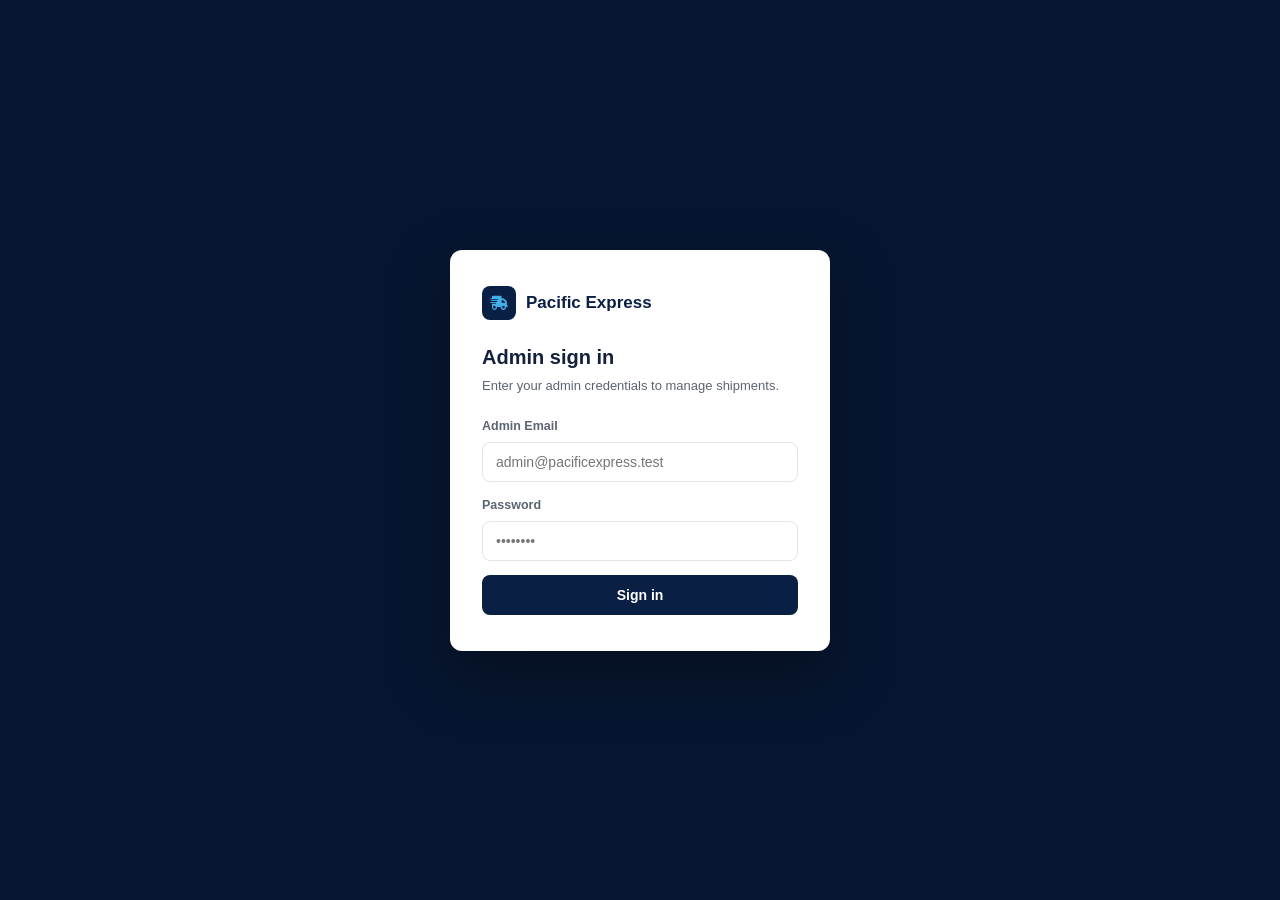
<file: admindashbaord.html>
<!DOCTYPE html>
<html lang="en">
<head>
<meta charset="UTF-8">
<meta name="viewport" content="width=device-width, initial-scale=1, viewport-fit=cover">
<title>Admin | Pacific Express Logistics Services</title>
<link rel="stylesheet" href="https://cdnjs.cloudflare.com/ajax/libs/font-awesome/6.5.2/css/all.min.css">
<style>
  :root{
    --navy:#0a1f44;
    --navy-deep:#071630;
    --sky:#42b0e8;
    --sky-deep:#1a7fb8;
    --ink:#14213d;
    --paper:#ffffff;
    --mist:#f4f6f8;
    --line:#e1e5ea;
    --grey:#5b6472;
    --ok:#1f8a45;
    --ok-bg:#e6f6ea;
    --warn:#a5720b;
    --warn-bg:#fff3d6;
    --danger:#c62828;
    --danger-bg:#fde8e8;
    box-sizing:border-box;
  }
  *{box-sizing:border-box;}
  body{margin:0; font-family:"Helvetica Neue",Arial,sans-serif; color:var(--ink); background:var(--mist); line-height:1.5; overflow-x:hidden;}

  /* ===== LOGIN ===== */
  .login-screen{min-height:100vh; display:flex; align-items:center; justify-content:center; background:var(--navy-deep); padding:20px;}
  .login-card{background:#fff; border-radius:12px; padding:36px 32px; width:100%; max-width:380px; box-shadow:0 24px 60px rgba(0,0,0,.35);}
  .login-logo{display:flex; align-items:center; gap:10px; font-weight:800; font-size:17px; margin-bottom:22px; color:var(--navy);}
  .login-logo .mark{width:34px; height:34px; border-radius:8px; background:var(--navy); color:var(--sky); display:flex; align-items:center; justify-content:center; font-size:14px;}
  .login-title{font-size:20px; font-weight:800; margin-bottom:4px;}
  .login-sub{font-size:13px; color:var(--grey); margin-bottom:22px;}
  .login-error{display:none; background:var(--danger-bg); color:var(--danger); font-size:13px; padding:10px 12px; border-radius:8px; margin-bottom:16px;}
  .login-error.show{display:block;}
  .field{margin-bottom:14px;}
  .field label{display:block; font-size:12.5px; font-weight:700; color:var(--grey); margin-bottom:6px;}
  .field input, .field select{
    width:100%; padding:11px 13px; border:1.5px solid var(--line); border-radius:8px;
    font-size:14px; font-family:inherit; color:var(--ink); outline:none; transition:border-color .15s ease;
  }
  .field input:focus, .field select:focus{border-color:var(--sky-deep);}
  .btn{
    display:inline-flex; align-items:center; justify-content:center; gap:8px;
    padding:11px 18px; font-size:14px; font-weight:700; border-radius:8px; border:1.5px solid transparent;
    cursor:pointer; transition:opacity .15s ease, transform .1s ease;
  }
  .btn:active{transform:scale(.98);}
  .btn-primary{background:var(--navy); color:#fff; width:100%;}
  .btn-primary:hover{background:var(--navy-deep);}
  .btn-sky{background:var(--sky); color:var(--navy-deep);}
  .btn-sky:hover{opacity:.9;}
  .btn-ghost{background:#fff; color:var(--ink); border-color:var(--line);}
  .btn-ghost:hover{background:var(--mist);}
  .btn-danger{background:var(--danger-bg); color:var(--danger); border-color:rgba(198,40,40,.2);}
  .btn-danger:hover{background:#fbdada;}
  .btn-sm{padding:7px 12px; font-size:12.5px;}
  .btn:disabled{opacity:.6; cursor:default;}
  .spin{width:14px; height:14px; border:2px solid rgba(255,255,255,.4); border-top-color:#fff; border-radius:50%; animation:spin .7s linear infinite; display:inline-block;}
  @keyframes spin{to{transform:rotate(360deg);}}

  /* ===== APP SHELL ===== */
  .app{display:none; min-height:100vh;}
  .app.show{display:flex;}
  .topbar{
    position:fixed; top:0; left:0; right:0; height:60px; background:var(--navy); color:#fff;
    display:flex; align-items:center; justify-content:space-between; padding:0 22px; z-index:40;
  }
  .topbar-logo{display:flex; align-items:center; gap:10px; font-weight:800; font-size:15px;}
  .topbar-logo .mark{width:28px; height:28px; border-radius:7px; background:var(--sky); color:var(--navy-deep); display:flex; align-items:center; justify-content:center; font-size:13px;}
  .topbar-user{display:flex; align-items:center; gap:12px; font-size:13px; color:#cfd8e4; min-width:0;}
  .topbar-user button{background:none; border:none; color:#cfd8e4; cursor:pointer; font-size:13px; display:flex; align-items:center; gap:6px; flex-shrink:0; white-space:nowrap;}
  .topbar-user button:hover{color:#fff;}
  #topbarEmail{overflow:hidden; text-overflow:ellipsis; white-space:nowrap; max-width:180px;}

  .tabs{
    position:fixed; top:60px; left:0; right:0; background:#fff; border-bottom:1px solid var(--line);
    display:flex; gap:4px; padding:0 22px; z-index:39; overflow-x:auto;
  }
  .tab{padding:14px 16px; font-size:13.5px; font-weight:700; color:var(--grey); cursor:pointer; border-bottom:2.5px solid transparent; white-space:nowrap;}
  .tab.active{color:var(--navy); border-color:var(--sky-deep);}
  .tab .count{display:inline-block; margin-left:6px; background:var(--mist); color:var(--grey); font-size:11px; padding:1px 7px; border-radius:20px;}
  .tab.active .count{background:rgba(66,176,232,.15); color:var(--sky-deep);}

  /* ===== HAMBURGER + MOBILE NAV DRAWER ===== */
  .hamburger-btn{display:none; background:none; border:none; color:#fff; font-size:19px; cursor:pointer; padding:6px 4px; margin-right:2px; flex-shrink:0;}
  .nav-drawer-backdrop{position:fixed; inset:0; background:rgba(7,22,48,.55); z-index:210; opacity:0; pointer-events:none; transition:opacity .2s ease;}
  .nav-drawer-backdrop.show{opacity:1; pointer-events:auto;}
  .nav-drawer{
    position:fixed; top:0; left:0; bottom:0; width:82%; max-width:300px; background:#fff; z-index:220;
    display:flex; flex-direction:column; transform:translateX(-100%); transition:transform .22s ease;
  }
  .nav-drawer.show{transform:translateX(0);}
  .nav-drawer-head{display:flex; align-items:center; justify-content:space-between; padding:18px 18px; border-bottom:1px solid var(--line);}
  .nav-drawer-head .topbar-logo{color:var(--navy);}
  .nav-drawer-close{background:none; border:none; color:var(--grey); font-size:18px; cursor:pointer; padding:4px;}
  .nav-drawer-tabs{padding:10px; flex:1; overflow-y:auto;}
  .nav-drawer-tabs .tab{display:flex; align-items:center; justify-content:space-between; padding:13px 12px; border-radius:9px; border-bottom:none; font-size:14.5px;}
  .nav-drawer-tabs .tab.active{background:var(--mist); color:var(--navy);}
  .nav-drawer-footer{padding:16px 18px; border-top:1px solid var(--line);}
  .nav-drawer-footer .drawer-email{font-size:12.5px; color:var(--grey); margin-bottom:10px; overflow-wrap:break-word;}
  .nav-drawer-footer .btn{width:100%;}

  @media (max-width:700px){
    .hamburger-btn{display:inline-flex; align-items:center;}
    .tabs{display:none;}
    .topbar-user{display:none;}
    .topbar{justify-content:flex-start; gap:12px;}
  }

  main{flex:1; padding:120px 22px 40px; max-width:1180px; margin:0 auto; width:100%;}
  .panel{display:none;}
  .panel.active{display:block;}

  .panel-head{display:flex; align-items:center; justify-content:space-between; margin-bottom:18px; gap:12px; flex-wrap:wrap;}
  .panel-title{font-size:19px; font-weight:800;}
  .panel-sub{font-size:13px; color:var(--grey); margin-top:2px;}

  .card{background:#fff; border:1px solid var(--line); border-radius:12px; overflow:hidden;}
  .table-scroll{width:100%; overflow-x:auto; -webkit-overflow-scrolling:touch;}
  table{width:100%; min-width:640px; border-collapse:collapse; font-size:13.5px;}
  th{text-align:left; padding:12px 16px; font-size:11.5px; font-weight:700; text-transform:uppercase; letter-spacing:.04em; color:var(--grey); background:var(--mist); border-bottom:1px solid var(--line); white-space:nowrap;}
  td{padding:13px 16px; border-bottom:1px solid var(--line); vertical-align:middle;}
  tr:last-child td{border-bottom:none;}
  .mono{font-family:"SF Mono","Courier New",monospace; font-weight:700;}
  .route-cell{display:flex; align-items:center; gap:6px; color:var(--grey); font-size:12.5px;}
  .mode-badge{font-size:11px; font-weight:700; padding:3px 9px; border-radius:20px; white-space:nowrap;}
  .mode-badge.road{background:#e6f0fb; color:#2255a4;}
  .mode-badge.air{background:#e9f3fc; color:var(--sky-deep);}
  .mode-badge.sea{background:#e6f6f3; color:#1a7f6b;}
  .status-pill{font-size:11.5px; font-weight:700; padding:4px 10px; border-radius:20px; white-space:nowrap;}
  .status-pill.delivered{background:var(--ok-bg); color:var(--ok);}
  .status-pill.pending{background:var(--warn-bg); color:var(--warn);}
  .row-actions{display:flex; gap:6px; flex-wrap:wrap;}

  .empty-state{padding:60px 20px; text-align:center; color:var(--grey);}
  .empty-state i{font-size:30px; margin-bottom:12px; opacity:.5;}

  /* modal */
  .modal-overlay{position:fixed; inset:0; background:rgba(7,22,48,.55); display:none; align-items:center; justify-content:center; z-index:200; padding:20px;}
  .modal-overlay.show{display:flex;}
  .modal{background:#fff; border-radius:14px; width:100%; max-width:440px; max-height:90vh; overflow-y:auto; padding:26px;}
  .modal-title{font-size:17px; font-weight:800; margin-bottom:4px;}
  .modal-sub{font-size:12.5px; color:var(--grey); margin-bottom:18px;}
  .modal-actions{display:flex; gap:10px; margin-top:20px;}
  .modal-actions .btn{flex:1;}

  /* toast */
  .toast-wrap{position:fixed; bottom:20px; right:20px; z-index:300; display:flex; flex-direction:column; gap:10px;}
  .toast{background:var(--navy); color:#fff; padding:13px 18px; border-radius:8px; font-size:13.5px; box-shadow:0 10px 24px rgba(0,0,0,.25); display:flex; align-items:center; gap:10px; min-width:220px; animation:toastIn .2s ease;}
  .toast.ok i{color:#7be0a3;}
  .toast.err{background:var(--danger);}
  @keyframes toastIn{from{opacity:0; transform:translateY(8px);} to{opacity:1; transform:translateY(0);}}

  @media (max-width:700px){
    main{padding:78px 14px 32px;}
    th, td{padding:10px 10px;}
    .panel-head{align-items:flex-start; flex-direction:column;}
  }

  @media (max-width:480px){
    .topbar{padding:0 14px;}
    .topbar-logo{font-size:13px; gap:7px;}
    #topbarEmail{max-width:90px;}
    .panel-title{font-size:17px;}
    .modal{padding:20px;}
  }

  @media (max-width:360px){
    #topbarEmail{display:none;}
    .topbar-logo .logo-text{display:none;}
  }

  /* ===== RESPONSIVE TABLE -> CARD LIST (mobile) ===== */
  @media (max-width:700px){
    .table-scroll{overflow-x:visible;}
    table.responsive-cards{min-width:0; width:100%;}
    table.responsive-cards thead{display:none;}
    table.responsive-cards, table.responsive-cards tbody, table.responsive-cards tr, table.responsive-cards td{display:block; width:100%;}
    table.responsive-cards tbody{display:flex; flex-direction:column; gap:10px; padding:12px;}
    table.responsive-cards tr{border:1px solid var(--line); border-radius:10px; overflow:hidden;}
    table.responsive-cards td{padding:10px 14px; border-bottom:1px solid var(--line);}
    table.responsive-cards td:last-child{border-bottom:none;}
    table.responsive-cards td::before{content:attr(data-label); display:block; font-size:10.5px; font-weight:800; text-transform:uppercase; letter-spacing:.04em; color:var(--grey); margin-bottom:5px;}
    table.responsive-cards td:empty::before{margin-bottom:0;}
    table.responsive-cards .row-actions{flex-wrap:wrap;}

    /* collapsible shipment cards: only the summary cell shows by default */
    table.responsive-cards td.mobile-hide{display:none;}
    table.responsive-cards td.card-detail{display:none;}
    table.responsive-cards tr.expanded td.card-detail{display:block;}
    table.responsive-cards tr.expanded td.mobile-hide{display:none;}

    table.responsive-cards td.mobile-summary-cell{display:block; padding:0; border-bottom:none;}
    table.responsive-cards tr.expanded td.mobile-summary-cell{border-bottom:1px solid var(--line);}
    table.responsive-cards td.mobile-summary-cell::before{content:none;}
    .mobile-summary{display:flex; align-items:center; justify-content:space-between; gap:10px; padding:13px 14px; cursor:pointer;}
    .mobile-summary-main{min-width:0; flex:1;}
    .mobile-summary-title{font-size:14px; font-weight:800; color:var(--ink); display:flex; align-items:center; gap:6px; flex-wrap:wrap;}
    .mobile-summary-title i{font-size:11px; color:var(--grey);}
    .mobile-summary-sub{font-size:12px; color:var(--grey); font-family:"SF Mono","Courier New",monospace; font-weight:700; margin-top:3px;}
    .mobile-summary-actions{display:flex; align-items:center; gap:6px; flex-shrink:0;}
    .icon-btn{width:30px; height:30px; border-radius:8px; border:1.5px solid var(--line); background:#fff; color:var(--grey); display:flex; align-items:center; justify-content:center; font-size:13px; cursor:pointer; flex-shrink:0;}
    .icon-btn:active{background:var(--mist);}
    .mobile-summary-chevron{color:var(--grey); font-size:13px; transition:transform .18s ease; flex-shrink:0;}
    tr.expanded .mobile-summary-chevron{transform:rotate(180deg);}
  }
  .mobile-summary-cell{display:none;}

  /* ===== EXPANDED SHIPMENT FORM / DETAILS ===== */
  .modal-lg{max-width:640px;}
  .field-row{display:grid; grid-template-columns:1fr 1fr; gap:12px;}
  @media (max-width:520px){ .field-row{grid-template-columns:1fr;} }
  .field-section{font-size:11.5px; font-weight:800; text-transform:uppercase; letter-spacing:.04em; color:var(--sky-deep); margin:20px 0 10px; padding-top:14px; border-top:1px solid var(--line);}
  .field-section:first-of-type{margin-top:4px; padding-top:0; border-top:none;}
  .fee-cell{font-weight:700; white-space:nowrap;}
  .shipstatus-pill{font-size:11px; font-weight:700; padding:4px 10px; border-radius:20px; white-space:nowrap; display:inline-block;}
  .shipstatus-pill.Pending{background:var(--warn-bg); color:var(--warn);}
  .shipstatus-pill.In-Transit{background:#e6f0fb; color:#2255a4;}
  .shipstatus-pill.On-Hold{background:#fde8e8; color:var(--danger);}
  .shipstatus-pill.Delivered{background:var(--ok-bg); color:var(--ok);}
  .shipstatus-pill.Cancelled{background:var(--mist); color:var(--grey);}

  .photo-grid{display:flex; flex-wrap:wrap; gap:10px; margin-top:2px;}
  .photo-thumb{position:relative; width:84px; height:84px; border-radius:8px; overflow:hidden; border:1px solid var(--line); background:var(--mist);}
  .photo-thumb img{width:100%; height:100%; object-fit:cover; display:block;}
  .photo-thumb button{position:absolute; top:3px; right:3px; width:20px; height:20px; border-radius:50%; border:none; background:rgba(7,22,48,.72); color:#fff; font-size:11px; cursor:pointer; display:flex; align-items:center; justify-content:center;}
  .photo-thumb button:hover{background:var(--danger);}
  .photo-empty{font-size:12.5px; color:var(--grey); margin-top:8px;}

  .photo-upload-row{display:flex; align-items:center; gap:10px; flex-wrap:wrap; margin-bottom:10px; padding:12px; background:var(--mist); border:1px solid var(--line); border-radius:10px;}
  .photo-choose-btn{flex-shrink:0;}
  .photo-selected-name{font-size:12.5px; color:var(--grey); flex:1; min-width:140px; overflow:hidden; text-overflow:ellipsis; white-space:nowrap;}
  .photo-upload-status{font-size:12.5px; min-height:18px; margin:-2px 0 14px; display:flex; align-items:center; gap:7px;}
  .photo-upload-status.uploading{color:var(--sky-deep);}
  .photo-upload-status.ok{color:var(--ok);}
  .photo-upload-status.err{color:var(--danger);}
  .spin-sm{width:12px; height:12px; border:2px solid rgba(26,127,184,.25); border-top-color:var(--sky-deep); border-radius:50%; animation:spin .7s linear infinite; display:inline-block; flex-shrink:0;}

  .detail-tabs{display:flex; gap:4px; margin-bottom:16px; border-bottom:1px solid var(--line);}
  .detail-tab{padding:9px 4px; margin-right:16px; font-size:13px; font-weight:700; color:var(--grey); cursor:pointer; border-bottom:2.5px solid transparent;}
  .detail-tab.active{color:var(--navy); border-color:var(--sky-deep);}
  .detail-pane{display:none;}
  .detail-pane.active{display:block;}
</style>
</head>
<body>

<!-- ===== LOGIN ===== -->
<div class="login-screen" id="loginScreen">
  <div class="login-card">
    <div class="login-logo"><span class="mark"><i class="fa-solid fa-truck-fast"></i></span> Pacific Express</div>
    <div class="login-title">Admin sign in</div>
    <div class="login-sub">Enter your admin credentials to manage shipments.</div>

    <div class="login-error" id="loginError"></div>

    <div class="field">
      <label>Admin Email</label>
      <input type="email" id="adminEmail" placeholder="admin@pacificexpress.test" autocomplete="off">
    </div>
    <div class="field">
      <label>Password</label>
      <input type="password" id="adminPassword" placeholder="••••••••" autocomplete="off">
    </div>

    <button class="btn btn-primary" id="loginBtn" onclick="handleLogin()">Sign in</button>
  </div>
</div>

<!-- ===== APP ===== -->
<div class="app" id="app">
  <div class="topbar">
    <button class="hamburger-btn" onclick="openNavDrawer()" aria-label="Open menu"><i class="fa-solid fa-bars"></i></button>
    <div class="topbar-logo"><span class="mark"><i class="fa-solid fa-truck-fast"></i></span> <span class="logo-text">Pacific Express Admin</span></div>
    <div class="topbar-user">
      <span id="topbarEmail"></span>
      <button onclick="logout()"><i class="fa-solid fa-arrow-right-from-bracket"></i> Sign out</button>
    </div>
  </div>

  <div class="tabs">
    <div class="tab active" data-tab="shipments" onclick="switchTab('shipments')">Shipments <span class="count count-shipments" id="tabCountShipments">0</span></div>
    <div class="tab" data-tab="logs" onclick="switchTab('logs')">Search Logs <span class="count count-logs" id="tabCountLogs">0</span></div>
  </div>

  <!-- MOBILE NAV DRAWER -->
  <div class="nav-drawer-backdrop" id="navDrawerBackdrop" onclick="closeNavDrawer()"></div>
  <div class="nav-drawer" id="navDrawer">
    <div class="nav-drawer-head">
      <div class="topbar-logo"><span class="mark"><i class="fa-solid fa-truck-fast"></i></span> <span class="logo-text">Pacific Express</span></div>
      <button class="nav-drawer-close" onclick="closeNavDrawer()" aria-label="Close menu"><i class="fa-solid fa-xmark"></i></button>
    </div>
    <div class="nav-drawer-tabs">
      <div class="tab active" data-tab="shipments" onclick="switchTab('shipments'); closeNavDrawer();">Shipments <span class="count count-shipments">0</span></div>
      <div class="tab" data-tab="logs" onclick="switchTab('logs'); closeNavDrawer();">Search Logs <span class="count count-logs">0</span></div>
    </div>
    <div class="nav-drawer-footer">
      <div class="drawer-email" id="drawerEmail"></div>
      <button class="btn btn-ghost btn-sm" onclick="logout()"><i class="fa-solid fa-arrow-right-from-bracket"></i> Sign out</button>
    </div>
  </div>

  <main>

    <!-- SHIPMENTS PANEL -->
    <div class="panel active" id="panel-shipments">
      <div class="panel-head">
        <div>
          <div class="panel-title">Shipments</div>
          <div class="panel-sub">Every shipment customers can look up on the tracking page.</div>
        </div>
        <button class="btn btn-sky" onclick="openCreateModal()"><i class="fa-solid fa-plus"></i> New Shipment</button>
      </div>

      <div class="card">
        <div id="shipmentsTableWrap">
          <div class="empty-state"><i class="fa-solid fa-spinner fa-spin"></i><div>Loading shipments…</div></div>
        </div>
      </div>
    </div>

    <!-- LOGS PANEL -->
    <div class="panel" id="panel-logs">
      <div class="panel-head">
        <div>
          <div class="panel-title">Search Logs</div>
          <div class="panel-sub">Every tracking-number lookup made on the public site, most recent first.</div>
        </div>
        <button class="btn btn-ghost btn-sm" onclick="loadLogs()"><i class="fa-solid fa-rotate"></i> Refresh</button>
      </div>

      <div class="card">
        <div id="logsTableWrap">
          <div class="empty-state"><i class="fa-solid fa-spinner fa-spin"></i><div>Loading search logs…</div></div>
        </div>
      </div>
    </div>

  </main>
</div>

<!-- ===== MODAL: New Shipment ===== -->
<div class="modal-overlay" id="createModal">
  <div class="modal modal-lg">
    <div class="modal-title">New shipment</div>
    <div class="modal-sub">A default 6-step timeline is generated automatically for the chosen freight mode. Photos can be added once the shipment exists, from its Details panel.</div>

    <div class="field-section">Shipment</div>
    <div class="field-row">
      <div class="field">
        <label>Freight Mode</label>
        <select id="newMode">
          <option value="road">Road Freight</option>
          <option value="air">Air Freight</option>
          <option value="sea">Sea Freight</option>
        </select>
      </div>
      <div class="field">
        <label>Shipping Status</label>
        <select id="newShippingStatus">
          <option value="Pending">Pending</option>
          <option value="In Transit">In Transit</option>
          <option value="On Hold">On Hold</option>
        </select>
      </div>
    </div>
    <div class="field-row">
      <div class="field">
        <label>Origin</label>
        <input type="text" id="newOrigin" placeholder="e.g. Lagos, NG">
      </div>
      <div class="field">
        <label>Destination</label>
        <input type="text" id="newDestination" placeholder="e.g. Accra, GH">
      </div>
    </div>
    <div class="field-row">
      <div class="field">
        <label>Tracking ID (optional — auto-generated if left blank)</label>
        <input type="text" id="newTrackingId" placeholder="PE-RD-48213">
      </div>
      <div class="field">
        <label>Shipping Fee</label>
        <div style="display:flex; gap:8px;">
          <select id="newCurrency" style="width:88px; flex-shrink:0;">
            <option value="USD">USD</option>
            <option value="EUR">EUR</option>
            <option value="GBP">GBP</option>
            <option value="NGN">NGN</option>
          </select>
          <input type="number" id="newFee" min="0" step="0.01" placeholder="0.00">
        </div>
      </div>
    </div>
    <div class="field">
      <label>Shipment Description (contents, weight, etc.)</label>
      <input type="text" id="newDescription" placeholder="e.g. 3 cartons — office electronics, 42kg">
    </div>

    <div class="field-section">Sender</div>
    <div class="field-row">
      <div class="field"><label>Name</label><input type="text" id="newSenderName" placeholder="Full name"></div>
      <div class="field"><label>Phone</label><input type="text" id="newSenderPhone" placeholder="Phone number"></div>
    </div>
    <div class="field-row">
      <div class="field"><label>Email</label><input type="email" id="newSenderEmail" placeholder="Email"></div>
      <div class="field"><label>Address</label><input type="text" id="newSenderAddress" placeholder="Address"></div>
    </div>

    <div class="field-section">Receiver</div>
    <div class="field-row">
      <div class="field"><label>Name</label><input type="text" id="newReceiverName" placeholder="Full name"></div>
      <div class="field"><label>Phone</label><input type="text" id="newReceiverPhone" placeholder="Phone number"></div>
    </div>
    <div class="field-row">
      <div class="field"><label>Email</label><input type="email" id="newReceiverEmail" placeholder="Email"></div>
      <div class="field"><label>Address</label><input type="text" id="newReceiverAddress" placeholder="Address"></div>
    </div>

    <div class="modal-actions">
      <button class="btn btn-ghost" onclick="closeCreateModal()">Cancel</button>
      <button class="btn btn-primary" id="createBtn" onclick="handleCreateShipment()">Create</button>
    </div>
  </div>
</div>

<!-- ===== MODAL: Shipment Details (view/edit + photos) ===== -->
<div class="modal-overlay" id="detailModal">
  <div class="modal modal-lg">
    <div class="modal-title" id="detailTitle">Shipment details</div>
    <div class="modal-sub" id="detailSub"></div>

    <div class="detail-tabs">
      <div class="detail-tab active" data-pane="info" onclick="switchDetailTab('info')">Details</div>
      <div class="detail-tab" data-pane="photos" onclick="switchDetailTab('photos')">Photos <span id="detailPhotoCount" class="count" style="background:var(--mist); color:var(--grey); font-size:11px; padding:1px 7px; border-radius:20px;">0</span></div>
    </div>

    <div class="detail-pane active" id="detailPane-info">
      <div class="field-row">
        <div class="field">
          <label>Shipping Status</label>
          <select id="dShippingStatus">
            <option value="Pending">Pending</option>
            <option value="In Transit">In Transit</option>
            <option value="On Hold">On Hold</option>
            <option value="Delivered">Delivered</option>
            <option value="Cancelled">Cancelled</option>
          </select>
        </div>
        <div class="field">
          <label>Shipping Fee</label>
          <div style="display:flex; gap:8px;">
            <select id="dCurrency" style="width:88px; flex-shrink:0;">
              <option value="USD">USD</option>
              <option value="EUR">EUR</option>
              <option value="GBP">GBP</option>
              <option value="NGN">NGN</option>
            </select>
            <input type="number" id="dFee" min="0" step="0.01" placeholder="0.00">
          </div>
        </div>
      </div>
      <div class="field">
        <label>Shipment Description</label>
        <input type="text" id="dDescription" placeholder="e.g. 3 cartons — office electronics, 42kg">
      </div>

      <div class="field-section">Sender</div>
      <div class="field-row">
        <div class="field"><label>Name</label><input type="text" id="dSenderName"></div>
        <div class="field"><label>Phone</label><input type="text" id="dSenderPhone"></div>
      </div>
      <div class="field-row">
        <div class="field"><label>Email</label><input type="email" id="dSenderEmail"></div>
        <div class="field"><label>Address</label><input type="text" id="dSenderAddress"></div>
      </div>

      <div class="field-section">Receiver</div>
      <div class="field-row">
        <div class="field"><label>Name</label><input type="text" id="dReceiverName"></div>
        <div class="field"><label>Phone</label><input type="text" id="dReceiverPhone"></div>
      </div>
      <div class="field-row">
        <div class="field"><label>Email</label><input type="email" id="dReceiverEmail"></div>
        <div class="field"><label>Address</label><input type="text" id="dReceiverAddress"></div>
      </div>

      <div class="modal-actions">
        <button class="btn btn-ghost" onclick="closeDetailModal()">Close</button>
        <button class="btn btn-primary" id="saveDetailsBtn" onclick="handleSaveDetails()">Save changes</button>
      </div>
    </div>

    <div class="detail-pane" id="detailPane-photos">
      <div class="photo-upload-row">
        <label class="btn btn-ghost btn-sm photo-choose-btn" for="photoFileInput"><i class="fa-solid fa-image"></i> Choose photo</label>
        <input type="file" id="photoFileInput" accept="image/*" style="display:none" onchange="handlePhotoFileSelected(this)">
        <span id="photoSelectedName" class="photo-selected-name">No file selected</span>
        <button class="btn btn-sky btn-sm" id="photoUploadBtn" onclick="handlePhotoUpload()" disabled><i class="fa-solid fa-cloud-arrow-up"></i> Upload</button>
      </div>
      <div id="photoUploadStatus" class="photo-upload-status"></div>

      <div id="photoGridWrap" class="photo-grid"></div>
      <div id="photoEmptyMsg" class="photo-empty" style="display:none;">No photos uploaded yet.</div>

      <div class="modal-actions">
        <button class="btn btn-ghost" onclick="closeDetailModal()">Close</button>
      </div>
    </div>
  </div>
</div>

<!-- ===== MODAL: Confirm ===== -->
<div class="modal-overlay" id="confirmModal">
  <div class="modal">
    <div class="modal-title" id="confirmTitle">Are you sure?</div>
    <div class="modal-sub" id="confirmMessage"></div>
    <div class="modal-actions">
      <button class="btn btn-ghost" id="confirmCancelBtn">Cancel</button>
      <button class="btn btn-danger" id="confirmOkBtn">Confirm</button>
    </div>
  </div>
</div>

<div class="toast-wrap" id="toastWrap"></div>

<script>
/* ============================================================
   API DEPLOYMENT URL
============================================================ */
// TODO: paste your deployed Apps Script Web App URL here
const DEFAULT_API_URL = "https://script.google.com/macros/s/AKfycbwHPLIWFap9TSmamizNDUcmVaFXkwH6KL5sSQyuFXuUqWj0_4p_8jKI-NO8P-c3iVsp/exec";

/* ============================================================
   STATE
============================================================ */
const state = {
  apiUrl: DEFAULT_API_URL,
  token: localStorage.getItem('pe_admin_token') || '',
  email: localStorage.getItem('pe_admin_email') || '',
  shipments: [],
  logs: [],
  activeDetailId: null,
  pendingPhotoFile: null
};

const MODES = {
  road: { label: 'Road Freight', totalSteps: 6 },
  air:  { label: 'Air Freight', totalSteps: 6 },
  sea:  { label: 'Sea Freight', totalSteps: 6 }
};

/* ============================================================
   HELPERS
============================================================ */
function escapeHtml(str) {
  return String(str ?? '').replace(/[&<>"']/g, c => ({'&':'&amp;','<':'&lt;','>':'&gt;','"':'&quot;',"'":'&#39;'}[c]));
}

function fmtDate(val) {
  if (!val) return '—';
  const d = new Date(val);
  if (isNaN(d.getTime())) return String(val);
  return d.toLocaleDateString(undefined, { month: 'short', day: 'numeric', year: 'numeric' }) + ', ' +
    d.toLocaleTimeString(undefined, { hour: '2-digit', minute: '2-digit' });
}

async function api(action, payload) {
  const body = Object.assign({ action, token: state.token }, payload || {});
  const res = await fetch(state.apiUrl, {
    method: 'POST',
    headers: { 'Content-Type': 'text/plain;charset=utf-8' },
    body: JSON.stringify(body)
  });
  const data = await res.json();

  if (data && data.sessionExpired) {
    showToast('Session expired — please sign in again', 'err');
    logout();
    throw new Error('Session expired');
  }

  return data;
}

function showToast(message, type) {
  const wrap = document.getElementById('toastWrap');
  const el = document.createElement('div');
  el.className = 'toast ' + (type === 'err' ? 'err' : 'ok');
  el.innerHTML = `<i class="fa-solid ${type === 'err' ? 'fa-circle-exclamation' : 'fa-circle-check'}"></i><span>${escapeHtml(message)}</span>`;
  wrap.appendChild(el);
  setTimeout(() => el.remove(), 3800);
}

function showConfirm({ title, message, danger }) {
  return new Promise(resolve => {
    document.getElementById('confirmTitle').textContent = title || 'Are you sure?';
    document.getElementById('confirmMessage').textContent = message || '';
    const modal = document.getElementById('confirmModal');
    const okBtn = document.getElementById('confirmOkBtn');
    const cancelBtn = document.getElementById('confirmCancelBtn');

    modal.classList.add('show');

    function cleanup(result) {
      modal.classList.remove('show');
      okBtn.onclick = null;
      cancelBtn.onclick = null;
      resolve(result);
    }

    okBtn.onclick = () => cleanup(true);
    cancelBtn.onclick = () => cleanup(false);
  });
}

/* ============================================================
   LOGIN / LOGOUT
============================================================ */
async function handleLogin() {
  const email = document.getElementById('adminEmail').value.trim();
  const password = document.getElementById('adminPassword').value;
  const errorBox = document.getElementById('loginError');
  const btn = document.getElementById('loginBtn');

  errorBox.classList.remove('show');

  if (!email || !password) {
    errorBox.textContent = 'Fill in your email and password.';
    errorBox.classList.add('show');
    return;
  }

  btn.disabled = true;
  btn.innerHTML = '<span class="spin"></span> Signing in…';

  try {
    const res = await fetch(state.apiUrl, {
      method: 'POST',
      headers: { 'Content-Type': 'text/plain;charset=utf-8' },
      body: JSON.stringify({ action: 'adminLogin', email, password })
    });
    const data = await res.json();

    if (data && data.status && data.token) {
      state.token = data.token;
      state.email = data.admin?.email || email;

      localStorage.setItem('pe_admin_token', state.token);
      localStorage.setItem('pe_admin_email', state.email);

      enterApp();
    } else {
      errorBox.textContent = (data && data.message) || 'Invalid email or password.';
      errorBox.classList.add('show');
    }
  } catch (err) {
    errorBox.textContent = 'Could not reach the API. Please try again.';
    errorBox.classList.add('show');
  } finally {
    btn.disabled = false;
    btn.textContent = 'Sign in';
  }
}

function logout() {
  localStorage.removeItem('pe_admin_token');
  localStorage.removeItem('pe_admin_email');
  state.token = '';
  document.getElementById('app').classList.remove('show');
  document.getElementById('loginScreen').style.display = 'flex';
}

function enterApp() {
  document.getElementById('loginScreen').style.display = 'none';
  document.getElementById('app').classList.add('show');
  document.getElementById('topbarEmail').textContent = state.email;
  document.getElementById('drawerEmail').textContent = state.email;
  loadShipments();
}

/* ============================================================
   MOBILE COLLAPSIBLE SHIPMENT CARDS
============================================================ */
function toggleShipmentCard(summaryEl) {
  const row = summaryEl.closest('tr');
  if (row) row.classList.toggle('expanded');
}

async function copyTrackingId(trackingId) {
  try {
    if (navigator.clipboard && window.isSecureContext) {
      await navigator.clipboard.writeText(trackingId);
    } else {
      const ta = document.createElement('textarea');
      ta.value = trackingId;
      ta.style.position = 'fixed';
      ta.style.opacity = '0';
      document.body.appendChild(ta);
      ta.focus();
      ta.select();
      document.execCommand('copy');
      document.body.removeChild(ta);
    }
    showToast('Tracking ID copied', 'ok');
  } catch (err) {
    showToast('Could not copy tracking ID', 'err');
  }
}

/* ============================================================
   MOBILE NAV DRAWER
============================================================ */
function openNavDrawer() {
  document.getElementById('navDrawer').classList.add('show');
  document.getElementById('navDrawerBackdrop').classList.add('show');
  document.body.style.overflow = 'hidden';
}
function closeNavDrawer() {
  document.getElementById('navDrawer').classList.remove('show');
  document.getElementById('navDrawerBackdrop').classList.remove('show');
  document.body.style.overflow = '';
}

/* ============================================================
   TABS
============================================================ */
function switchTab(name) {
  document.querySelectorAll('.tab').forEach(t => t.classList.toggle('active', t.dataset.tab === name));
  document.querySelectorAll('.panel').forEach(p => p.classList.remove('active'));
  document.getElementById('panel-' + name).classList.add('active');

  if (name === 'logs' && !state.logs.length) loadLogs();
}

/* ============================================================
   SHIPMENTS
============================================================ */
async function loadShipments() {
  try {
    const res = await api('getAllShipments');
    if (!res.status) throw new Error(res.message || 'Failed to load shipments');

    state.shipments = res.shipments || [];
    document.querySelectorAll('.count-shipments').forEach(el => el.textContent = state.shipments.length);
    renderShipments();
  } catch (err) {
    document.getElementById('shipmentsTableWrap').innerHTML =
      `<div class="empty-state"><i class="fa-solid fa-triangle-exclamation"></i><div>${escapeHtml(err.message)}</div></div>`;
  }
}

function renderShipments() {
  const wrap = document.getElementById('shipmentsTableWrap');

  if (!state.shipments.length) {
    wrap.innerHTML = `<div class="empty-state"><i class="fa-solid fa-box-open"></i><div>No shipments yet — create one to get started.</div></div>`;
    return;
  }

  const rows = state.shipments.map(s => {
    const totalSteps = MODES[s.mode] ? MODES[s.mode].totalSteps : 6;
    const delivered = Number(s.currentStep) >= totalSteps - 1;
    const shipStatus = s.shippingStatus || 'Pending';
    const feeText = (s.shippingFee !== undefined && s.shippingFee !== '' && s.shippingFee !== null)
      ? `${escapeHtml(s.currency || 'USD')} ${Number(s.shippingFee).toFixed(2)}` : '—';

    return `
      <tr class="shipment-row">
        <td class="mobile-summary-cell">
          <div class="mobile-summary" onclick="toggleShipmentCard(this)">
            <div class="mobile-summary-main">
              <div class="mobile-summary-title">${escapeHtml(s.origin)} <i class="fa-solid fa-arrow-right"></i> ${escapeHtml(s.destination)}</div>
              <div class="mobile-summary-sub">${escapeHtml(s.trackingId)}</div>
            </div>
            <div class="mobile-summary-actions">
              <button class="icon-btn" onclick="event.stopPropagation(); copyTrackingId('${escapeHtml(s.trackingId)}')" title="Copy tracking ID"><i class="fa-regular fa-copy"></i></button>
              <i class="fa-solid fa-chevron-down mobile-summary-chevron"></i>
            </div>
          </div>
        </td>
        <td data-label="Tracking ID" class="mono card-detail mobile-hide">${escapeHtml(s.trackingId)}</td>
        <td data-label="Mode" class="card-detail"><span class="mode-badge ${escapeHtml(s.mode)}">${escapeHtml(MODES[s.mode] ? MODES[s.mode].label : s.mode)}</span></td>
        <td data-label="Route" class="card-detail mobile-hide"><div class="route-cell">${escapeHtml(s.origin)} <i class="fa-solid fa-arrow-right"></i> ${escapeHtml(s.destination)}</div></td>
        <td data-label="Shipping Status" class="card-detail"><span class="shipstatus-pill ${escapeHtml(shipStatus.replace(/\s+/g,'-'))}">${escapeHtml(shipStatus)}</span></td>
        <td data-label="Fee" class="fee-cell card-detail">${feeText}</td>
        <td data-label="Progress" class="card-detail"><span class="status-pill ${delivered ? 'delivered' : 'pending'}">${delivered ? 'Delivered' : 'Step ' + (Number(s.currentStep) + 1) + '/' + totalSteps}</span></td>
        <td data-label="ETA" class="card-detail">${fmtDate(s.eta)}</td>
        <td data-label="Actions" class="card-detail">
          <div class="row-actions">
            <button class="btn btn-ghost btn-sm" onclick="openDetailModal('${escapeHtml(s.trackingId)}')"><i class="fa-solid fa-circle-info"></i> Details</button>
            <button class="btn btn-ghost btn-sm" onclick="openDetailModal('${escapeHtml(s.trackingId)}', 'photos')"><i class="fa-solid fa-camera"></i> Photos${(s.photoUrls || []).length ? ` (${(s.photoUrls || []).length})` : ''}</button>
            ${!delivered ? `<button class="btn btn-ghost btn-sm" onclick="handleAdvance('${escapeHtml(s.trackingId)}')"><i class="fa-solid fa-forward-step"></i> Advance</button>` : ''}
            <button class="btn btn-danger btn-sm" onclick="handleDelete('${escapeHtml(s.trackingId)}')"><i class="fa-solid fa-trash"></i></button>
          </div>
        </td>
      </tr>`;
  }).join('');

  wrap.innerHTML = `
    <div class="table-scroll">
    <table class="responsive-cards">
      <thead><tr>
        <th>Tracking ID</th><th>Mode</th><th>Route</th><th>Shipping Status</th><th>Fee</th><th>Progress</th><th>ETA</th><th>Actions</th>
      </tr></thead>
      <tbody>${rows}</tbody>
    </table>
    </div>`;
}

const CREATE_FIELD_IDS = [
  'newMode','newShippingStatus','newOrigin','newDestination','newTrackingId','newCurrency','newFee','newDescription',
  'newSenderName','newSenderPhone','newSenderEmail','newSenderAddress',
  'newReceiverName','newReceiverPhone','newReceiverEmail','newReceiverAddress'
];

function openCreateModal() {
  CREATE_FIELD_IDS.forEach(id => { document.getElementById(id).value = ''; });
  document.getElementById('newMode').value = 'road';
  document.getElementById('newShippingStatus').value = 'Pending';
  document.getElementById('newCurrency').value = 'USD';
  document.getElementById('createModal').classList.add('show');
}
function closeCreateModal() {
  document.getElementById('createModal').classList.remove('show');
}

async function handleCreateShipment() {
  const mode = document.getElementById('newMode').value;
  const origin = document.getElementById('newOrigin').value.trim();
  const destination = document.getElementById('newDestination').value.trim();
  const trackingId = document.getElementById('newTrackingId').value.trim();

  if (!origin || !destination) {
    showToast('Fill in the origin and destination', 'err');
    return;
  }

  const payload = {
    mode, origin, destination, trackingId,
    shippingStatus: document.getElementById('newShippingStatus').value,
    currency: document.getElementById('newCurrency').value,
    shippingFee: document.getElementById('newFee').value,
    description: document.getElementById('newDescription').value.trim(),
    senderName: document.getElementById('newSenderName').value.trim(),
    senderPhone: document.getElementById('newSenderPhone').value.trim(),
    senderEmail: document.getElementById('newSenderEmail').value.trim(),
    senderAddress: document.getElementById('newSenderAddress').value.trim(),
    receiverName: document.getElementById('newReceiverName').value.trim(),
    receiverPhone: document.getElementById('newReceiverPhone').value.trim(),
    receiverEmail: document.getElementById('newReceiverEmail').value.trim(),
    receiverAddress: document.getElementById('newReceiverAddress').value.trim()
  };

  const btn = document.getElementById('createBtn');
  btn.disabled = true;
  btn.innerHTML = '<span class="spin"></span> Creating…';

  try {
    const res = await api('createShipment', payload);
    if (!res.status) throw new Error(res.message || 'Failed to create shipment');

    showToast(`Shipment ${res.trackingId} created`, 'ok');
    closeCreateModal();
    loadShipments();
  } catch (err) {
    showToast(err.message, 'err');
  } finally {
    btn.disabled = false;
    btn.textContent = 'Create';
  }
}

/* ============================================================
   SHIPMENT DETAILS MODAL (view/edit + photos)
============================================================ */
const DETAIL_FIELD_MAP = {
  dShippingStatus: 'shippingStatus', dCurrency: 'currency', dFee: 'shippingFee', dDescription: 'description',
  dSenderName: 'senderName', dSenderPhone: 'senderPhone', dSenderEmail: 'senderEmail', dSenderAddress: 'senderAddress',
  dReceiverName: 'receiverName', dReceiverPhone: 'receiverPhone', dReceiverEmail: 'receiverEmail', dReceiverAddress: 'receiverAddress'
};

function switchDetailTab(name) {
  document.querySelectorAll('.detail-tab').forEach(t => t.classList.toggle('active', t.dataset.pane === name));
  document.querySelectorAll('.detail-pane').forEach(p => p.classList.toggle('active', p.id === 'detailPane-' + name));
}

function openDetailModal(trackingId, startTab) {
  const s = state.shipments.find(x => x.trackingId === trackingId);
  if (!s) { showToast('Shipment not found in the loaded list', 'err'); return; }

  state.activeDetailId = trackingId;
  document.getElementById('detailTitle').textContent = trackingId;
  document.getElementById('detailSub').textContent = `${s.origin} → ${s.destination} · ${MODES[s.mode] ? MODES[s.mode].label : s.mode}`;

  Object.keys(DETAIL_FIELD_MAP).forEach(elId => {
    const val = s[DETAIL_FIELD_MAP[elId]];
    document.getElementById(elId).value = (val === undefined || val === null) ? '' : val;
  });
  if (!document.getElementById('dShippingStatus').value) document.getElementById('dShippingStatus').value = 'Pending';
  if (!document.getElementById('dCurrency').value) document.getElementById('dCurrency').value = 'USD';

  renderPhotoGrid(s.photoUrls || []);
  resetPhotoPicker();
  switchDetailTab(startTab === 'photos' ? 'photos' : 'info');
  document.getElementById('detailModal').classList.add('show');
}

function closeDetailModal() {
  document.getElementById('detailModal').classList.remove('show');
  state.activeDetailId = null;
}

async function handleSaveDetails() {
  const trackingId = state.activeDetailId;
  if (!trackingId) return;

  const payload = { trackingId };
  Object.keys(DETAIL_FIELD_MAP).forEach(elId => {
    payload[DETAIL_FIELD_MAP[elId]] = document.getElementById(elId).value;
  });

  const btn = document.getElementById('saveDetailsBtn');
  btn.disabled = true;
  btn.innerHTML = '<span class="spin"></span> Saving…';

  try {
    const res = await api('updateShipmentDetails', payload);
    if (!res.status) throw new Error(res.message || 'Failed to save changes');

    showToast('Shipment details saved', 'ok');
    await loadShipments();
    const refreshed = state.shipments.find(x => x.trackingId === trackingId);
    if (refreshed) renderPhotoGrid(refreshed.photoUrls || []);
  } catch (err) {
    showToast(err.message, 'err');
  } finally {
    btn.disabled = false;
    btn.textContent = 'Save changes';
  }
}

function renderPhotoGrid(urls) {
  document.getElementById('detailPhotoCount').textContent = urls.length;
  const wrap = document.getElementById('photoGridWrap');
  const emptyMsg = document.getElementById('photoEmptyMsg');

  wrap.innerHTML = urls.map(u => `
    <div class="photo-thumb">
      <img src="${escapeHtml(u)}" alt="Package photo" loading="lazy">
      <button title="Remove photo" onclick="handleDeletePhoto('${escapeHtml(u)}')"><i class="fa-solid fa-xmark"></i></button>
    </div>`).join('');

  emptyMsg.style.display = urls.length ? 'none' : 'block';
}

function resetPhotoPicker() {
  state.pendingPhotoFile = null;
  document.getElementById('photoFileInput').value = '';
  document.getElementById('photoSelectedName').textContent = 'No file selected';
  document.getElementById('photoUploadBtn').disabled = true;
  setPhotoUploadStatus('', '');
}

function formatFileSize(bytes) {
  if (bytes < 1024) return bytes + ' B';
  if (bytes < 1024 * 1024) return (bytes / 1024).toFixed(1) + ' KB';
  return (bytes / (1024 * 1024)).toFixed(1) + ' MB';
}

function setPhotoUploadStatus(message, type) {
  const el = document.getElementById('photoUploadStatus');
  el.className = 'photo-upload-status' + (type ? ' ' + type : '');
  el.innerHTML = type === 'uploading'
    ? `<span class="spin-sm"></span>${escapeHtml(message)}`
    : (message ? `<i class="fa-solid ${type === 'ok' ? 'fa-circle-check' : type === 'err' ? 'fa-triangle-exclamation' : ''}"></i>${escapeHtml(message)}` : '');
}

function handlePhotoFileSelected(inputEl) {
  const file = inputEl.files && inputEl.files[0];
  const nameEl = document.getElementById('photoSelectedName');
  const uploadBtn = document.getElementById('photoUploadBtn');

  state.pendingPhotoFile = file || null;
  setPhotoUploadStatus('', '');

  if (file) {
    nameEl.textContent = `${file.name} (${formatFileSize(file.size)})`;
    uploadBtn.disabled = false;
  } else {
    nameEl.textContent = 'No file selected';
    uploadBtn.disabled = true;
  }
}

async function handlePhotoUpload() {
  const file = state.pendingPhotoFile;
  const trackingId = state.activeDetailId;
  if (!file || !trackingId) return;

  const uploadBtn = document.getElementById('photoUploadBtn');
  uploadBtn.disabled = true;
  setPhotoUploadStatus('Uploading…', 'uploading');

  const reader = new FileReader();
  reader.onerror = () => {
    setPhotoUploadStatus('Could not read that file', 'err');
    uploadBtn.disabled = false;
  };
  reader.onload = async () => {
    try {
      const res = await api('uploadShipmentPhoto', {
        trackingId,
        photoBase64: reader.result, // data: URL — the backend strips the prefix
        mimeType: file.type || 'image/jpeg',
        fileName: file.name
      });
      if (!res.status) throw new Error(res.message || 'Photo upload failed');

      setPhotoUploadStatus('Uploaded', 'ok');
      showToast('Photo added', 'ok');
      await loadShipments();
      const refreshed = state.shipments.find(x => x.trackingId === trackingId);
      renderPhotoGrid(refreshed ? (refreshed.photoUrls || []) : (res.photoUrls || []));
      resetPhotoPicker();
    } catch (err) {
      setPhotoUploadStatus(err.message, 'err');
      showToast(err.message, 'err');
      uploadBtn.disabled = false;
    }
  };
  reader.readAsDataURL(file);
}

async function handleDeletePhoto(url) {
  const trackingId = state.activeDetailId;
  if (!trackingId) return;

  const ok = await showConfirm({ title: 'Remove photo', message: 'Remove this photo from the shipment?', danger: true });
  if (!ok) return;

  try {
    const res = await api('deleteShipmentPhoto', { trackingId, url });
    if (!res.status) throw new Error(res.message || 'Failed to remove photo');

    showToast('Photo removed', 'ok');
    await loadShipments();
    const refreshed = state.shipments.find(x => x.trackingId === trackingId);
    renderPhotoGrid(refreshed ? (refreshed.photoUrls || []) : (res.photoUrls || []));
  } catch (err) {
    showToast(err.message, 'err');
  }
}

async function handleAdvance(trackingId) {
  try {
    const res = await api('advanceShipmentStep', { trackingId });
    if (!res.status) throw new Error(res.message || 'Failed to advance shipment');

    showToast(`${trackingId} advanced to "${res.statusLabel}"`, 'ok');
    loadShipments();
  } catch (err) {
    showToast(err.message, 'err');
  }
}

async function handleDelete(trackingId) {
  const ok = await showConfirm({
    title: 'Delete shipment',
    message: `Remove ${trackingId} and its full tracking history? This cannot be undone.`,
    danger: true
  });
  if (!ok) return;

  try {
    const res = await api('deleteShipment', { trackingId });
    if (!res.status) throw new Error(res.message || 'Failed to delete shipment');

    showToast('Shipment deleted', 'ok');
    loadShipments();
  } catch (err) {
    showToast(err.message, 'err');
  }
}

/* ============================================================
   SEARCH LOGS
============================================================ */
async function loadLogs() {
  document.getElementById('logsTableWrap').innerHTML =
    `<div class="empty-state"><i class="fa-solid fa-spinner fa-spin"></i><div>Loading search logs…</div></div>`;

  try {
    const res = await api('getTrackingLogs');
    if (!res.status) throw new Error(res.message || 'Failed to load logs');

    state.logs = res.logs || [];
    document.querySelectorAll('.count-logs').forEach(el => el.textContent = state.logs.length);
    renderLogs();
  } catch (err) {
    document.getElementById('logsTableWrap').innerHTML =
      `<div class="empty-state"><i class="fa-solid fa-triangle-exclamation"></i><div>${escapeHtml(err.message)}</div></div>`;
  }
}

function renderLogs() {
  const wrap = document.getElementById('logsTableWrap');

  if (!state.logs.length) {
    wrap.innerHTML = `<div class="empty-state"><i class="fa-solid fa-magnifying-glass"></i><div>No searches recorded yet.</div></div>`;
    return;
  }

  const rows = state.logs.map(l => `
    <tr>
      <td data-label="Time">${fmtDate(l.timestamp)}</td>
      <td data-label="Tracking ID Searched" class="mono">${escapeHtml(l.trackingId)}</td>
      <td data-label="Result"><span class="status-pill ${l.found === 'Yes' ? 'delivered' : 'pending'}">${l.found === 'Yes' ? 'Found' : 'Not found'}</span></td>
    </tr>`).join('');

  wrap.innerHTML = `
    <div class="table-scroll">
    <table class="responsive-cards" style="min-width:0;">
      <thead><tr><th>Time</th><th>Tracking ID Searched</th><th>Result</th></tr></thead>
      <tbody>${rows}</tbody>
    </table>
    </div>`;
}

/* ============================================================
   INIT — auto sign-in if a session is stored
============================================================ */
(function init() {
  document.getElementById('adminEmail').value = state.email;

  if (state.token) {
    enterApp();
  }
})();
</script>

</body>
</html>
</file>
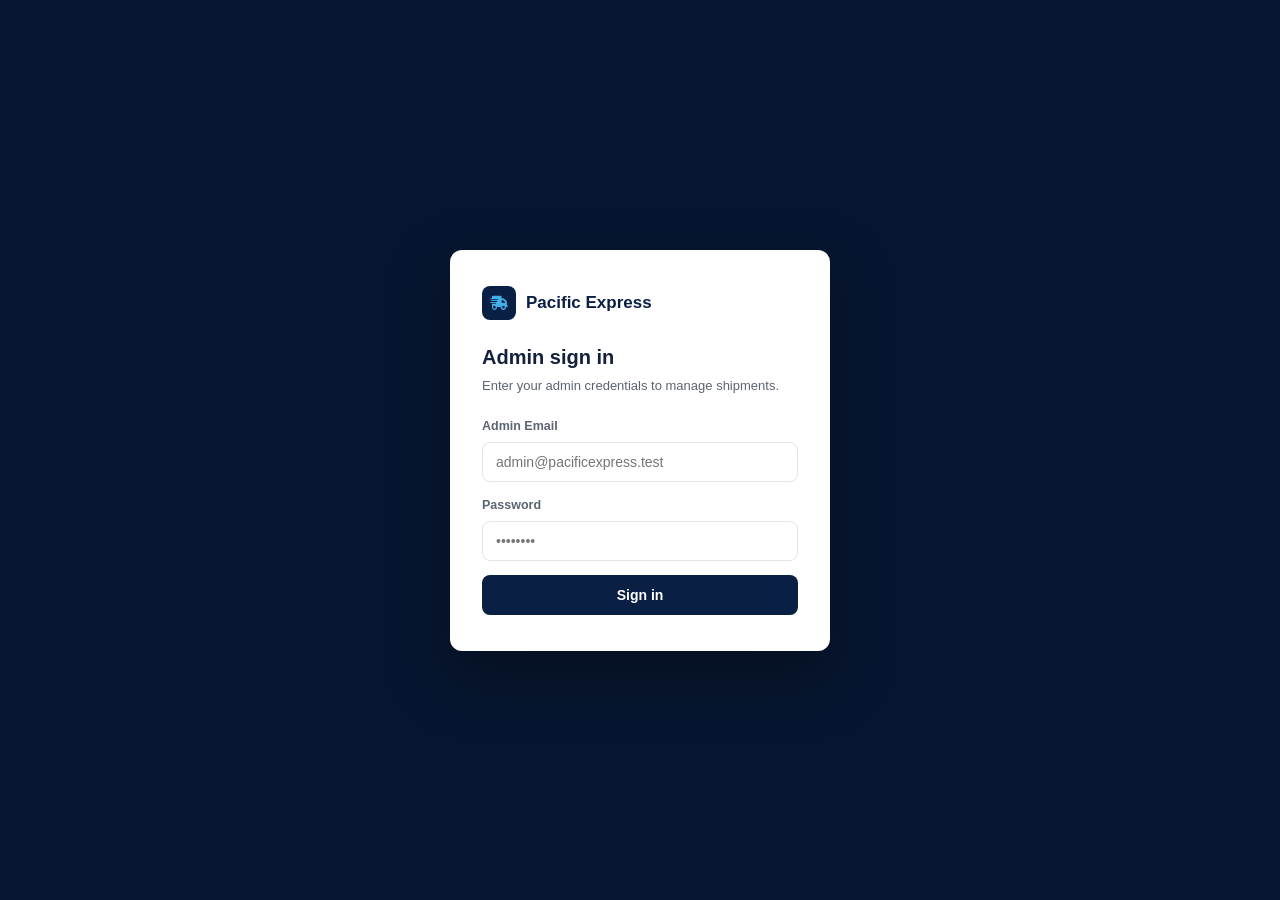
<file: track-admin.html>
<!DOCTYPE html>
<html lang="en">
<head>
<meta charset="UTF-8">
<meta name="viewport" content="width=device-width, initial-scale=1, viewport-fit=cover">
<title>Admin | Pacific Express Logistics Services</title>
<link rel="stylesheet" href="https://cdnjs.cloudflare.com/ajax/libs/font-awesome/6.5.2/css/all.min.css">
<style>
  :root{
    --navy:#0a1f44;
    --navy-deep:#071630;
    --sky:#42b0e8;
    --sky-deep:#1a7fb8;
    --ink:#14213d;
    --paper:#ffffff;
    --mist:#f4f6f8;
    --line:#e1e5ea;
    --grey:#5b6472;
    --ok:#1f8a45;
    --ok-bg:#e6f6ea;
    --warn:#a5720b;
    --warn-bg:#fff3d6;
    --danger:#c62828;
    --danger-bg:#fde8e8;
    box-sizing:border-box;
  }
  *{box-sizing:border-box;}
  body{margin:0; font-family:"Helvetica Neue",Arial,sans-serif; color:var(--ink); background:var(--mist); line-height:1.5;}

  /* ===== LOGIN ===== */
  .login-screen{min-height:100vh; display:flex; align-items:center; justify-content:center; background:var(--navy-deep); padding:20px;}
  .login-card{background:#fff; border-radius:12px; padding:36px 32px; width:100%; max-width:380px; box-shadow:0 24px 60px rgba(0,0,0,.35);}
  .login-logo{display:flex; align-items:center; gap:10px; font-weight:800; font-size:17px; margin-bottom:22px; color:var(--navy);}
  .login-logo .mark{width:34px; height:34px; border-radius:8px; background:var(--navy); color:var(--sky); display:flex; align-items:center; justify-content:center; font-size:14px;}
  .login-title{font-size:20px; font-weight:800; margin-bottom:4px;}
  .login-sub{font-size:13px; color:var(--grey); margin-bottom:22px;}
  .login-error{display:none; background:var(--danger-bg); color:var(--danger); font-size:13px; padding:10px 12px; border-radius:8px; margin-bottom:16px;}
  .login-error.show{display:block;}
  .field{margin-bottom:14px;}
  .field label{display:block; font-size:12.5px; font-weight:700; color:var(--grey); margin-bottom:6px;}
  .field input, .field select{
    width:100%; padding:11px 13px; border:1.5px solid var(--line); border-radius:8px;
    font-size:14px; font-family:inherit; color:var(--ink); outline:none; transition:border-color .15s ease;
  }
  .field input:focus, .field select:focus{border-color:var(--sky-deep);}
  .btn{
    display:inline-flex; align-items:center; justify-content:center; gap:8px;
    padding:11px 18px; font-size:14px; font-weight:700; border-radius:8px; border:1.5px solid transparent;
    cursor:pointer; transition:opacity .15s ease, transform .1s ease;
  }
  .btn:active{transform:scale(.98);}
  .btn-primary{background:var(--navy); color:#fff; width:100%;}
  .btn-primary:hover{background:var(--navy-deep);}
  .btn-sky{background:var(--sky); color:var(--navy-deep);}
  .btn-sky:hover{opacity:.9;}
  .btn-ghost{background:#fff; color:var(--ink); border-color:var(--line);}
  .btn-ghost:hover{background:var(--mist);}
  .btn-danger{background:var(--danger-bg); color:var(--danger); border-color:rgba(198,40,40,.2);}
  .btn-danger:hover{background:#fbdada;}
  .btn-sm{padding:7px 12px; font-size:12.5px;}
  .btn:disabled{opacity:.6; cursor:default;}
  .spin{width:14px; height:14px; border:2px solid rgba(255,255,255,.4); border-top-color:#fff; border-radius:50%; animation:spin .7s linear infinite; display:inline-block;}
  @keyframes spin{to{transform:rotate(360deg);}}

  /* ===== APP SHELL ===== */
  .app{display:none; min-height:100vh;}
  .app.show{display:flex;}
  .topbar{
    position:fixed; top:0; left:0; right:0; height:60px; background:var(--navy); color:#fff;
    display:flex; align-items:center; justify-content:space-between; padding:0 22px; z-index:40;
  }
  .topbar-logo{display:flex; align-items:center; gap:10px; font-weight:800; font-size:15px;}
  .topbar-logo .mark{width:28px; height:28px; border-radius:7px; background:var(--sky); color:var(--navy-deep); display:flex; align-items:center; justify-content:center; font-size:13px;}
  .topbar-user{display:flex; align-items:center; gap:12px; font-size:13px; color:#cfd8e4;}
  .topbar-user button{background:none; border:none; color:#cfd8e4; cursor:pointer; font-size:13px; display:flex; align-items:center; gap:6px;}
  .topbar-user button:hover{color:#fff;}

  .tabs{
    position:fixed; top:60px; left:0; right:0; background:#fff; border-bottom:1px solid var(--line);
    display:flex; gap:4px; padding:0 22px; z-index:39; overflow-x:auto;
  }
  .tab{padding:14px 16px; font-size:13.5px; font-weight:700; color:var(--grey); cursor:pointer; border-bottom:2.5px solid transparent; white-space:nowrap;}
  .tab.active{color:var(--navy); border-color:var(--sky-deep);}
  .tab .count{display:inline-block; margin-left:6px; background:var(--mist); color:var(--grey); font-size:11px; padding:1px 7px; border-radius:20px;}
  .tab.active .count{background:rgba(66,176,232,.15); color:var(--sky-deep);}

  main{flex:1; padding:120px 22px 40px; max-width:1180px; margin:0 auto; width:100%;}
  .panel{display:none;}
  .panel.active{display:block;}

  .panel-head{display:flex; align-items:center; justify-content:space-between; margin-bottom:18px; gap:12px; flex-wrap:wrap;}
  .panel-title{font-size:19px; font-weight:800;}
  .panel-sub{font-size:13px; color:var(--grey); margin-top:2px;}

  .card{background:#fff; border:1px solid var(--line); border-radius:12px; overflow:hidden;}
  table{width:100%; border-collapse:collapse; font-size:13.5px;}
  th{text-align:left; padding:12px 16px; font-size:11.5px; font-weight:700; text-transform:uppercase; letter-spacing:.04em; color:var(--grey); background:var(--mist); border-bottom:1px solid var(--line); white-space:nowrap;}
  td{padding:13px 16px; border-bottom:1px solid var(--line); vertical-align:middle;}
  tr:last-child td{border-bottom:none;}
  .mono{font-family:"SF Mono","Courier New",monospace; font-weight:700;}
  .route-cell{display:flex; align-items:center; gap:6px; color:var(--grey); font-size:12.5px;}
  .mode-badge{font-size:11px; font-weight:700; padding:3px 9px; border-radius:20px; white-space:nowrap;}
  .mode-badge.road{background:#e6f0fb; color:#2255a4;}
  .mode-badge.air{background:#e9f3fc; color:var(--sky-deep);}
  .mode-badge.sea{background:#e6f6f3; color:#1a7f6b;}
  .status-pill{font-size:11.5px; font-weight:700; padding:4px 10px; border-radius:20px; white-space:nowrap;}
  .status-pill.delivered{background:var(--ok-bg); color:var(--ok);}
  .status-pill.pending{background:var(--warn-bg); color:var(--warn);}
  .row-actions{display:flex; gap:6px; flex-wrap:wrap;}

  .empty-state{padding:60px 20px; text-align:center; color:var(--grey);}
  .empty-state i{font-size:30px; margin-bottom:12px; opacity:.5;}

  /* modal */
  .modal-overlay{position:fixed; inset:0; background:rgba(7,22,48,.55); display:none; align-items:center; justify-content:center; z-index:200; padding:20px;}
  .modal-overlay.show{display:flex;}
  .modal{background:#fff; border-radius:14px; width:100%; max-width:440px; max-height:90vh; overflow-y:auto; padding:26px;}
  .modal-title{font-size:17px; font-weight:800; margin-bottom:4px;}
  .modal-sub{font-size:12.5px; color:var(--grey); margin-bottom:18px;}
  .modal-actions{display:flex; gap:10px; margin-top:20px;}
  .modal-actions .btn{flex:1;}

  /* toast */
  .toast-wrap{position:fixed; bottom:20px; right:20px; z-index:300; display:flex; flex-direction:column; gap:10px;}
  .toast{background:var(--navy); color:#fff; padding:13px 18px; border-radius:8px; font-size:13.5px; box-shadow:0 10px 24px rgba(0,0,0,.25); display:flex; align-items:center; gap:10px; min-width:220px; animation:toastIn .2s ease;}
  .toast.ok i{color:#7be0a3;}
  .toast.err{background:var(--danger);}
  @keyframes toastIn{from{opacity:0; transform:translateY(8px);} to{opacity:1; transform:translateY(0);}}

  @media (max-width:700px){
    main{padding:112px 14px 32px;}
    th, td{padding:10px 10px;}
    .panel-head{align-items:flex-start; flex-direction:column;}
  }
</style>
</head>
<body>

<!-- ===== LOGIN ===== -->
<div class="login-screen" id="loginScreen">
  <div class="login-card">
    <div class="login-logo"><span class="mark"><i class="fa-solid fa-truck-fast"></i></span> Pacific Express</div>
    <div class="login-title">Admin sign in</div>
    <div class="login-sub">Enter your admin credentials to manage shipments.</div>

    <div class="login-error" id="loginError"></div>

    <div class="field">
      <label>Admin Email</label>
      <input type="email" id="adminEmail" placeholder="admin@pacificexpress.test" autocomplete="off">
    </div>
    <div class="field">
      <label>Password</label>
      <input type="password" id="adminPassword" placeholder="••••••••" autocomplete="off">
    </div>

    <button class="btn btn-primary" id="loginBtn" onclick="handleLogin()">Sign in</button>
  </div>
</div>

<!-- ===== APP ===== -->
<div class="app" id="app">
  <div class="topbar">
    <div class="topbar-logo"><span class="mark"><i class="fa-solid fa-truck-fast"></i></span> Pacific Express Admin</div>
    <div class="topbar-user">
      <span id="topbarEmail"></span>
      <button onclick="logout()"><i class="fa-solid fa-arrow-right-from-bracket"></i> Sign out</button>
    </div>
  </div>

  <div class="tabs">
    <div class="tab active" data-tab="shipments" onclick="switchTab('shipments')">Shipments <span class="count" id="tabCountShipments">0</span></div>
    <div class="tab" data-tab="logs" onclick="switchTab('logs')">Search Logs <span class="count" id="tabCountLogs">0</span></div>
  </div>

  <main>

    <!-- SHIPMENTS PANEL -->
    <div class="panel active" id="panel-shipments">
      <div class="panel-head">
        <div>
          <div class="panel-title">Shipments</div>
          <div class="panel-sub">Every shipment customers can look up on the tracking page.</div>
        </div>
        <button class="btn btn-sky" onclick="openCreateModal()"><i class="fa-solid fa-plus"></i> New Shipment</button>
      </div>

      <div class="card">
        <div id="shipmentsTableWrap">
          <div class="empty-state"><i class="fa-solid fa-spinner fa-spin"></i><div>Loading shipments…</div></div>
        </div>
      </div>
    </div>

    <!-- LOGS PANEL -->
    <div class="panel" id="panel-logs">
      <div class="panel-head">
        <div>
          <div class="panel-title">Search Logs</div>
          <div class="panel-sub">Every tracking-number lookup made on the public site, most recent first.</div>
        </div>
        <button class="btn btn-ghost btn-sm" onclick="loadLogs()"><i class="fa-solid fa-rotate"></i> Refresh</button>
      </div>

      <div class="card">
        <div id="logsTableWrap">
          <div class="empty-state"><i class="fa-solid fa-spinner fa-spin"></i><div>Loading search logs…</div></div>
        </div>
      </div>
    </div>

  </main>
</div>

<!-- ===== MODAL: New Shipment ===== -->
<div class="modal-overlay" id="createModal">
  <div class="modal">
    <div class="modal-title">New shipment</div>
    <div class="modal-sub">A default 6-step timeline is generated automatically for the chosen freight mode.</div>

    <div class="field">
      <label>Freight Mode</label>
      <select id="newMode">
        <option value="road">Road Freight</option>
        <option value="air">Air Freight</option>
        <option value="sea">Sea Freight</option>
      </select>
    </div>
    <div class="field">
      <label>Origin</label>
      <input type="text" id="newOrigin" placeholder="e.g. Lagos, NG">
    </div>
    <div class="field">
      <label>Destination</label>
      <input type="text" id="newDestination" placeholder="e.g. Accra, GH">
    </div>
    <div class="field">
      <label>Tracking ID (optional — auto-generated if left blank)</label>
      <input type="text" id="newTrackingId" placeholder="PE-RD-48213">
    </div>

    <div class="modal-actions">
      <button class="btn btn-ghost" onclick="closeCreateModal()">Cancel</button>
      <button class="btn btn-primary" id="createBtn" onclick="handleCreateShipment()">Create</button>
    </div>
  </div>
</div>

<!-- ===== MODAL: Confirm ===== -->
<div class="modal-overlay" id="confirmModal">
  <div class="modal">
    <div class="modal-title" id="confirmTitle">Are you sure?</div>
    <div class="modal-sub" id="confirmMessage"></div>
    <div class="modal-actions">
      <button class="btn btn-ghost" id="confirmCancelBtn">Cancel</button>
      <button class="btn btn-danger" id="confirmOkBtn">Confirm</button>
    </div>
  </div>
</div>

<div class="toast-wrap" id="toastWrap"></div>

<script>
/* ============================================================
   API DEPLOYMENT URL
============================================================ */
// TODO: paste your deployed Apps Script Web App URL here
const DEFAULT_API_URL = "https://script.google.com/macros/s/AKfycbwHPLIWFap9TSmamizNDUcmVaFXkwH6KL5sSQyuFXuUqWj0_4p_8jKI-NO8P-c3iVsp/exec";

/* ============================================================
   STATE
============================================================ */
const state = {
  apiUrl: DEFAULT_API_URL,
  token: localStorage.getItem('pe_admin_token') || '',
  email: localStorage.getItem('pe_admin_email') || '',
  shipments: [],
  logs: []
};

const MODES = {
  road: { label: 'Road Freight', totalSteps: 6 },
  air:  { label: 'Air Freight', totalSteps: 6 },
  sea:  { label: 'Sea Freight', totalSteps: 6 }
};

/* ============================================================
   HELPERS
============================================================ */
function escapeHtml(str) {
  return String(str ?? '').replace(/[&<>"']/g, c => ({'&':'&amp;','<':'&lt;','>':'&gt;','"':'&quot;',"'":'&#39;'}[c]));
}

function fmtDate(val) {
  if (!val) return '—';
  const d = new Date(val);
  if (isNaN(d.getTime())) return String(val);
  return d.toLocaleDateString(undefined, { month: 'short', day: 'numeric', year: 'numeric' }) + ', ' +
    d.toLocaleTimeString(undefined, { hour: '2-digit', minute: '2-digit' });
}

async function api(action, payload) {
  const body = Object.assign({ action, token: state.token }, payload || {});
  const res = await fetch(state.apiUrl, {
    method: 'POST',
    headers: { 'Content-Type': 'text/plain;charset=utf-8' },
    body: JSON.stringify(body)
  });
  const data = await res.json();

  if (data && data.sessionExpired) {
    showToast('Session expired — please sign in again', 'err');
    logout();
    throw new Error('Session expired');
  }

  return data;
}

function showToast(message, type) {
  const wrap = document.getElementById('toastWrap');
  const el = document.createElement('div');
  el.className = 'toast ' + (type === 'err' ? 'err' : 'ok');
  el.innerHTML = `<i class="fa-solid ${type === 'err' ? 'fa-circle-exclamation' : 'fa-circle-check'}"></i><span>${escapeHtml(message)}</span>`;
  wrap.appendChild(el);
  setTimeout(() => el.remove(), 3800);
}

function showConfirm({ title, message, danger }) {
  return new Promise(resolve => {
    document.getElementById('confirmTitle').textContent = title || 'Are you sure?';
    document.getElementById('confirmMessage').textContent = message || '';
    const modal = document.getElementById('confirmModal');
    const okBtn = document.getElementById('confirmOkBtn');
    const cancelBtn = document.getElementById('confirmCancelBtn');

    modal.classList.add('show');

    function cleanup(result) {
      modal.classList.remove('show');
      okBtn.onclick = null;
      cancelBtn.onclick = null;
      resolve(result);
    }

    okBtn.onclick = () => cleanup(true);
    cancelBtn.onclick = () => cleanup(false);
  });
}

/* ============================================================
   LOGIN / LOGOUT
============================================================ */
async function handleLogin() {
  const email = document.getElementById('adminEmail').value.trim();
  const password = document.getElementById('adminPassword').value;
  const errorBox = document.getElementById('loginError');
  const btn = document.getElementById('loginBtn');

  errorBox.classList.remove('show');

  if (!email || !password) {
    errorBox.textContent = 'Fill in your email and password.';
    errorBox.classList.add('show');
    return;
  }

  btn.disabled = true;
  btn.innerHTML = '<span class="spin"></span> Signing in…';

  try {
    const res = await fetch(state.apiUrl, {
      method: 'POST',
      headers: { 'Content-Type': 'text/plain;charset=utf-8' },
      body: JSON.stringify({ action: 'adminLogin', email, password })
    });
    const data = await res.json();

    if (data && data.status && data.token) {
      state.token = data.token;
      state.email = data.admin?.email || email;

      localStorage.setItem('pe_admin_token', state.token);
      localStorage.setItem('pe_admin_email', state.email);

      enterApp();
    } else {
      errorBox.textContent = (data && data.message) || 'Invalid email or password.';
      errorBox.classList.add('show');
    }
  } catch (err) {
    errorBox.textContent = 'Could not reach the API. Please try again.';
    errorBox.classList.add('show');
  } finally {
    btn.disabled = false;
    btn.textContent = 'Sign in';
  }
}

function logout() {
  localStorage.removeItem('pe_admin_token');
  localStorage.removeItem('pe_admin_email');
  state.token = '';
  document.getElementById('app').classList.remove('show');
  document.getElementById('loginScreen').style.display = 'flex';
}

function enterApp() {
  document.getElementById('loginScreen').style.display = 'none';
  document.getElementById('app').classList.add('show');
  document.getElementById('topbarEmail').textContent = state.email;
  loadShipments();
}

/* ============================================================
   TABS
============================================================ */
function switchTab(name) {
  document.querySelectorAll('.tab').forEach(t => t.classList.toggle('active', t.dataset.tab === name));
  document.querySelectorAll('.panel').forEach(p => p.classList.remove('active'));
  document.getElementById('panel-' + name).classList.add('active');

  if (name === 'logs' && !state.logs.length) loadLogs();
}

/* ============================================================
   SHIPMENTS
============================================================ */
async function loadShipments() {
  try {
    const res = await api('getAllShipments');
    if (!res.status) throw new Error(res.message || 'Failed to load shipments');

    state.shipments = res.shipments || [];
    document.getElementById('tabCountShipments').textContent = state.shipments.length;
    renderShipments();
  } catch (err) {
    document.getElementById('shipmentsTableWrap').innerHTML =
      `<div class="empty-state"><i class="fa-solid fa-triangle-exclamation"></i><div>${escapeHtml(err.message)}</div></div>`;
  }
}

function renderShipments() {
  const wrap = document.getElementById('shipmentsTableWrap');

  if (!state.shipments.length) {
    wrap.innerHTML = `<div class="empty-state"><i class="fa-solid fa-box-open"></i><div>No shipments yet — create one to get started.</div></div>`;
    return;
  }

  const rows = state.shipments.map(s => {
    const totalSteps = MODES[s.mode] ? MODES[s.mode].totalSteps : 6;
    const delivered = Number(s.currentStep) >= totalSteps - 1;

    return `
      <tr>
        <td class="mono">${escapeHtml(s.trackingId)}</td>
        <td><span class="mode-badge ${escapeHtml(s.mode)}">${escapeHtml(MODES[s.mode] ? MODES[s.mode].label : s.mode)}</span></td>
        <td><div class="route-cell">${escapeHtml(s.origin)} <i class="fa-solid fa-arrow-right"></i> ${escapeHtml(s.destination)}</div></td>
        <td>${escapeHtml(s.status)}</td>
        <td><span class="status-pill ${delivered ? 'delivered' : 'pending'}">${delivered ? 'Delivered' : 'Step ' + (Number(s.currentStep) + 1) + '/' + totalSteps}</span></td>
        <td>${fmtDate(s.eta)}</td>
        <td>
          <div class="row-actions">
            ${!delivered ? `<button class="btn btn-ghost btn-sm" onclick="handleAdvance('${escapeHtml(s.trackingId)}')"><i class="fa-solid fa-forward-step"></i> Advance</button>` : ''}
            <button class="btn btn-danger btn-sm" onclick="handleDelete('${escapeHtml(s.trackingId)}')"><i class="fa-solid fa-trash"></i></button>
          </div>
        </td>
      </tr>`;
  }).join('');

  wrap.innerHTML = `
    <table>
      <thead><tr>
        <th>Tracking ID</th><th>Mode</th><th>Route</th><th>Status</th><th>Progress</th><th>ETA</th><th>Actions</th>
      </tr></thead>
      <tbody>${rows}</tbody>
    </table>`;
}

function openCreateModal() {
  document.getElementById('newMode').value = 'road';
  document.getElementById('newOrigin').value = '';
  document.getElementById('newDestination').value = '';
  document.getElementById('newTrackingId').value = '';
  document.getElementById('createModal').classList.add('show');
}
function closeCreateModal() {
  document.getElementById('createModal').classList.remove('show');
}

async function handleCreateShipment() {
  const mode = document.getElementById('newMode').value;
  const origin = document.getElementById('newOrigin').value.trim();
  const destination = document.getElementById('newDestination').value.trim();
  const trackingId = document.getElementById('newTrackingId').value.trim();

  if (!origin || !destination) {
    showToast('Fill in the origin and destination', 'err');
    return;
  }

  const btn = document.getElementById('createBtn');
  btn.disabled = true;
  btn.innerHTML = '<span class="spin"></span> Creating…';

  try {
    const res = await api('createShipment', { mode, origin, destination, trackingId });
    if (!res.status) throw new Error(res.message || 'Failed to create shipment');

    showToast(`Shipment ${res.trackingId} created`, 'ok');
    closeCreateModal();
    loadShipments();
  } catch (err) {
    showToast(err.message, 'err');
  } finally {
    btn.disabled = false;
    btn.textContent = 'Create';
  }
}

async function handleAdvance(trackingId) {
  try {
    const res = await api('advanceShipmentStep', { trackingId });
    if (!res.status) throw new Error(res.message || 'Failed to advance shipment');

    showToast(`${trackingId} advanced to "${res.statusLabel}"`, 'ok');
    loadShipments();
  } catch (err) {
    showToast(err.message, 'err');
  }
}

async function handleDelete(trackingId) {
  const ok = await showConfirm({
    title: 'Delete shipment',
    message: `Remove ${trackingId} and its full tracking history? This cannot be undone.`,
    danger: true
  });
  if (!ok) return;

  try {
    const res = await api('deleteShipment', { trackingId });
    if (!res.status) throw new Error(res.message || 'Failed to delete shipment');

    showToast('Shipment deleted', 'ok');
    loadShipments();
  } catch (err) {
    showToast(err.message, 'err');
  }
}

/* ============================================================
   SEARCH LOGS
============================================================ */
async function loadLogs() {
  document.getElementById('logsTableWrap').innerHTML =
    `<div class="empty-state"><i class="fa-solid fa-spinner fa-spin"></i><div>Loading search logs…</div></div>`;

  try {
    const res = await api('getTrackingLogs');
    if (!res.status) throw new Error(res.message || 'Failed to load logs');

    state.logs = res.logs || [];
    document.getElementById('tabCountLogs').textContent = state.logs.length;
    renderLogs();
  } catch (err) {
    document.getElementById('logsTableWrap').innerHTML =
      `<div class="empty-state"><i class="fa-solid fa-triangle-exclamation"></i><div>${escapeHtml(err.message)}</div></div>`;
  }
}

function renderLogs() {
  const wrap = document.getElementById('logsTableWrap');

  if (!state.logs.length) {
    wrap.innerHTML = `<div class="empty-state"><i class="fa-solid fa-magnifying-glass"></i><div>No searches recorded yet.</div></div>`;
    return;
  }

  const rows = state.logs.map(l => `
    <tr>
      <td>${fmtDate(l.timestamp)}</td>
      <td class="mono">${escapeHtml(l.trackingId)}</td>
      <td><span class="status-pill ${l.found === 'Yes' ? 'delivered' : 'pending'}">${l.found === 'Yes' ? 'Found' : 'Not found'}</span></td>
    </tr>`).join('');

  wrap.innerHTML = `
    <table>
      <thead><tr><th>Time</th><th>Tracking ID Searched</th><th>Result</th></tr></thead>
      <tbody>${rows}</tbody>
    </table>`;
}

/* ============================================================
   INIT — auto sign-in if a session is stored
============================================================ */
(function init() {
  document.getElementById('adminEmail').value = state.email;

  if (state.token) {
    enterApp();
  }
})();
</script>

</body>
</html>
</file>
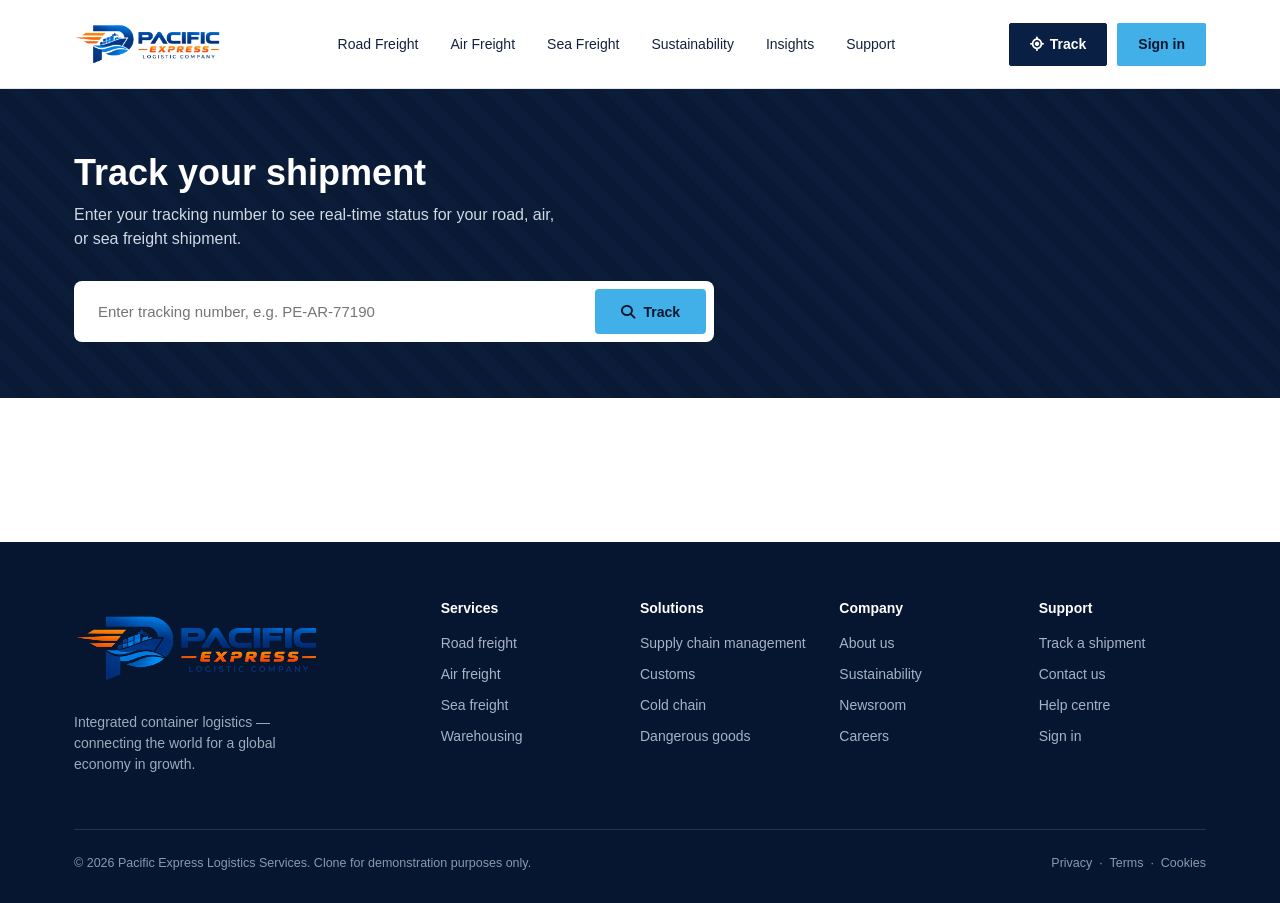
<file: track.html>
<!DOCTYPE html>
<html lang="en">
<head>
<meta charset="UTF-8">
<meta name="viewport" content="width=device-width, initial-scale=1, viewport-fit=cover">
<title>Track a Shipment | Pacific Express Logistics Services</title>
<link rel="stylesheet" href="https://cdnjs.cloudflare.com/ajax/libs/font-awesome/6.5.2/css/all.min.css">
<style>
  :root{
    --navy:#0a1f44;
    --navy-deep:#071630;
    --sky:#42b0e8;
    --sky-deep:#1a7fb8;
    --ink:#14213d;
    --paper:#ffffff;
    --mist:#f4f6f8;
    --line:#e1e5ea;
    --grey:#5b6472;
    box-sizing:border-box;
    padding-top:env(safe-area-inset-top,0px);
    padding-bottom:env(safe-area-inset-bottom,0px);
  }
  *{box-sizing:border-box;}
  html{scroll-padding-top:env(safe-area-inset-top,0px); scroll-behavior:smooth;}
  body{
    margin:0;
    font-family:"Helvetica Neue", Arial, sans-serif;
    color:var(--ink);
    background:var(--paper);
    line-height:1.5;
  }
  img,.ph{max-width:100%;}
  a{color:inherit;}
  .wrap{max-width:1180px; margin:0 auto; padding:0 24px;}

  /* placeholder image block */
  .ph{
    display:flex;
    align-items:center;
    justify-content:center;
    background:repeating-linear-gradient(45deg, #d7dee6, #d7dee6 10px, #cbd4dd 10px, #cbd4dd 20px);
    color:#5b6472;
    font-size:13px;
    letter-spacing:.02em;
    text-align:center;
    border-radius:4px;
    width:100%;
    overflow:hidden;
    flex-shrink:0;
  }
  .ph span{background:rgba(255,255,255,.75); padding:4px 10px; border-radius:3px;}
  .ph img{width:100%; height:100%; object-fit:cover; display:block;}

  /* header */
  header{
    position:sticky; top:0; z-index:50;
    background:#fff;
    color:var(--ink);
    padding-top:env(safe-area-inset-top,0px);
    border-bottom:1px solid var(--line);
  }
  .nav{
    display:flex; align-items:center; justify-content:space-between;
    padding:14px 24px;
    max-width:1180px; margin:0 auto;
  }
  .logo{display:flex; align-items:center; gap:10px; font-weight:700; font-size:18px; white-space:nowrap;}
  .logo .mark{
    width:36px;height:36px;flex-shrink:0;
    background:repeating-linear-gradient(45deg, #c7cfd9, #c7cfd9 6px, #b8c1cd 6px, #b8c1cd 12px);
    border-radius:6px;display:flex;align-items:center;justify-content:center;
    color:#5b6472; font-size:13px;
  }
  footer .logo .mark{
    background:repeating-linear-gradient(45deg, #2a3a5c, #2a3a5c 6px, #223252 6px, #223252 12px);
    color:#9fb0c9;
  }
  .navlinks{display:flex; gap:4px; font-size:14px; list-style:none; margin:0; padding:0;}
  .navlinks li{
    cursor:pointer; padding:9px 14px; border-radius:6px; color:var(--ink);
    transition:background-color .18s ease, color .18s ease;
  }
  .navlinks li:hover,
  .navlinks li:focus-visible{
    background:var(--mist); color:var(--sky-deep);
  }
  .navlinks li:active{
    background:#e4ebf2; color:var(--sky-deep);
  }
  .navlinks li:focus-visible{outline:2px solid var(--sky-deep); outline-offset:-2px;}
  .navcta{display:flex; gap:10px; align-items:center;}
  .hamburger{
    display:none; background:none; border:none; color:var(--ink); font-size:20px;
    cursor:pointer; padding:8px; line-height:1; border-radius:6px;
    transition:background-color .18s ease, color .18s ease, transform .12s ease;
  }
  .hamburger:hover,
  .hamburger:focus-visible{background:var(--mist); color:var(--sky-deep);}
  .hamburger:active{transform:scale(.92); background:#e4ebf2;}
  .hamburger:focus-visible{outline:2px solid var(--sky-deep); outline-offset:1px;}
  @media (max-width:900px){
    .navlinks{display:none;}
    .navcta .btn-outline-dark{display:none;}
    .hamburger{display:inline-block;}
  }

  /* mobile drawer */
  .drawer-overlay{
    position:fixed; inset:0; background:rgba(7,22,48,.55);
    opacity:0; pointer-events:none; transition:opacity .25s ease;
    z-index:90;
  }
  .drawer-overlay.open{opacity:1; pointer-events:auto;}
  .drawer{
    position:fixed; top:0; right:0; height:100%; width:78%; max-width:320px;
    background:var(--navy); color:#fff; z-index:100;
    transform:translateX(100%); transition:transform .28s ease;
    padding:env(safe-area-inset-top,0px) 0 env(safe-area-inset-bottom,0px) 0;
    display:flex; flex-direction:column;
  }
  .drawer.open{transform:translateX(0);}
  .drawer-head{
    display:flex; align-items:center; justify-content:space-between;
    padding:14px 20px; border-bottom:1px solid rgba(255,255,255,.12);background-color: white;
  }
  .drawer-close{
    background:rgba(0, 0, 0, 0.055); border:none; color:#000; font-size:20px; cursor:pointer; padding:8px;
    border-radius:6px; transition:background-color .18s ease, transform .12s ease;
  }
  .drawer-close:hover,
  .drawer-close:focus-visible{background:rgba(255,255,255,.12);}
  .drawer-close:active{transform:scale(.92); background:rgba(255,255,255,.2);}
  .drawer-close:focus-visible{outline:2px solid var(--sky); outline-offset:1px;}
  .drawer ul{list-style:none; margin:0; padding:10px 8px; flex:1; overflow-y:auto;}
  .drawer ul li{
    padding:14px 12px; font-size:15px; border-bottom:1px solid rgba(255,255,255,.08);
    cursor:pointer; border-radius:6px; transition:background-color .18s ease, color .18s ease, padding-left .18s ease;
  }
  .drawer ul li:hover,
  .drawer ul li:focus-visible{
    background:rgba(255,255,255,.08); color:var(--sky); padding-left:18px;
  }
  .drawer ul li:active{background:rgba(255,255,255,.15);}
  .drawer ul li:focus-visible{outline:2px solid var(--sky); outline-offset:-2px;}
  .drawer-actions{padding:18px 20px; display:flex; flex-direction:column; gap:12px; border-top:1px solid rgba(255,255,255,.12);}
  .drawer-actions .btn{text-align:center;}
  .btn{
    display:inline-block; padding:10px 20px; font-size:14px; border-radius:2px;
    text-decoration:none; font-weight:600; cursor:pointer; border:1.5px solid transparent;
    transition:transform .15s ease, box-shadow .15s ease, background-color .15s ease, border-color .15s ease, color .15s ease;
  }
  .btn:hover{transform:translateY(-2px); box-shadow:0 6px 16px rgba(10,31,68,.18);}
  .btn:active{transform:translateY(0); box-shadow:none;}
  .btn:focus-visible{outline:2px solid var(--sky-deep); outline-offset:2px;}
  .btn-sky{background:var(--sky); color:var(--navy-deep);}
  .btn-sky:hover{background:#5cc0f0;}
  .btn-sky:active{background:var(--sky-deep); color:#fff;}
  .btn-outline{border-color:rgba(255,255,255,.5); color:#fff;}
  .btn-outline:hover{background:rgba(255,255,255,.12); border-color:#fff;}
  .btn-outline:active{background:rgba(255,255,255,.2);}
  .btn-outline-dark{border-color:var(--navy); color:var(--navy);}
  .btn-outline-dark:hover{background:var(--navy); color:#fff;}
  .btn-outline-dark:active{background:var(--navy-deep);}
  .btn-navy{background:var(--navy); color:#fff;}
  .btn-navy:hover{background:var(--navy-deep);}
  .btn-navy:active{background:#050f22;}

  /* hero */
  .hero{
    position:relative;
    background:var(--navy-deep);
    color:#fff;
    padding:64px 0 0 0;
    overflow:hidden;
  }
  .hero-bg-stack{position:absolute; inset:0; z-index:0;}
  .hero-bg-stack .hero-bg{
    position:absolute; inset:0; height:100%;
    opacity:0; transform:scale(1.06);
    transition:opacity 1.4s ease, transform 8s ease;
    display:flex; align-items:center; justify-content:center;
    background:repeating-linear-gradient(45deg,#13294f,#13294f 14px,#0f2242 14px,#0f2242 28px);
  }
  .hero-bg-stack .hero-bg:nth-child(2){background:repeating-linear-gradient(45deg,#123a4f,#123a4f 14px,#0e2c3b 14px,#0e2c3b 28px);}
  .hero-bg-stack .hero-bg:nth-child(3){background:repeating-linear-gradient(45deg,#1a2f4f,#1a2f4f 14px,#13233c 14px,#13233c 28px);}
  .hero-bg-stack .hero-bg:nth-child(4){background:repeating-linear-gradient(45deg,#123049,#123049 14px,#0d2338 14px,#0d2338 28px);}
  .hero-bg-stack .hero-bg span{
    font-size:13px; letter-spacing:.02em; color:#aebfd9;
    background:rgba(7,22,48,.55); padding:6px 14px; border-radius:20px;
    border:1px solid rgba(255,255,255,.12);
  }
  .hero-bg-stack .hero-bg img{
    position:absolute; inset:0; width:100%; height:100%; object-fit:cover;
  }
  .hero-bg-stack .hero-bg.is-active{opacity:1; transform:scale(1);}
  .hero-overlay{
    position:absolute; inset:0; z-index:1;
    background:linear-gradient(120deg, rgba(7,22,48,.92) 0%, rgba(10,31,68,.82) 55%, rgba(10,31,68,.55) 100%);
  }
  .hero > .wrap{position:relative; z-index:2;}
  @media (prefers-reduced-motion:reduce){
    .hero-bg-stack .hero-bg{transition:opacity .3s linear; transform:none;}
  }
  .hero-grid{
    display:grid; grid-template-columns:1.1fr 1fr; gap:40px; align-items:center;
  }
  .eyebrow-tags{display:flex; gap:10px; margin-bottom:22px; flex-wrap:wrap;}
  .tag{
    font-size:12.5px; padding:6px 12px; border:1px solid rgba(255,255,255,.35);
    border-radius:20px; color:#cfe6f7;
  }
  h1{font-size:44px; line-height:1.12; margin:0 0 18px 0; font-weight:700; max-width:16ch;}
  .hero p.lead{font-size:18px; color:#cfd8e4; max-width:46ch; margin:0 0 30px 0;}
  .hero-actions{display:flex; gap:14px; margin-bottom:28px; flex-wrap:wrap;}

  /* hero image slideshow */
  .hero-img{position:relative; height:360px;}
  .hero-img .hero-slide{
    position:absolute; inset:0; height:100%;
    opacity:0; transform:scale(1.03);
    transition:opacity 1.1s ease, transform 6s ease;
    pointer-events:none;
  }
  .hero-img .hero-slide.is-active{
    opacity:1; transform:scale(1);
    pointer-events:auto;
  }
  @media (max-width:860px){ .hero-img{height:220px;} }

  /* hero caption text animation */
  #heroTags, #heroHeadline, #heroLead{
    transition:opacity .45s ease, transform .45s ease;
  }
  .hero-copy.caption-out #heroTags,
  .hero-copy.caption-out #heroHeadline,
  .hero-copy.caption-out #heroLead{
    opacity:0; transform:translateY(10px);
  }
  .hero-copy.caption-out #heroHeadline{transition-delay:.03s;}
  .hero-copy.caption-out #heroLead{transition-delay:.06s;}

  .hero-dots{display:flex; gap:8px; margin-top:8px;}
  .hero-dots button{
    width:26px; height:4px; border:none; border-radius:2px;
    background:rgba(255,255,255,.3); cursor:pointer; padding:0;
    transition:background .25s ease;
  }
  .hero-dots button.is-active{background:var(--sky);}

  @media (prefers-reduced-motion:reduce){
    .hero-img .hero-slide{transition:opacity .3s linear; transform:none;}
    #heroTags, #heroHeadline, #heroLead{transition:none;}
  }
  @media (max-width:860px){
    .hero-grid{grid-template-columns:1fr;}
    h1{font-size:32px;}
  }

  section{padding:72px 0;}
  .section-tight{padding:48px 0;}
  h2{font-size:30px; margin:0 0 14px 0; font-weight:700; max-width:22ch;}
  h3{font-size:19px; margin:0 0 8px 0; font-weight:700;}
  .subhead{color:var(--grey); font-size:16px; max-width:60ch; margin:0 0 36px 0;}

  /* services intro */
  .services-intro{background:var(--mist);}
  .services-intro-grid{display:flex; align-items:flex-start; justify-content:space-between; gap:40px; flex-wrap:wrap;}
  .services-intro-grid > div:first-child{max-width:520px;}

  /* main air freight block */
  .af-grid{display:grid; grid-template-columns:0.9fr 1.1fr; gap:48px; align-items:center;}
  .af-grid .ph{height:300px;}
  .af-list{list-style:none; padding:0; margin:22px 0 0 0;}
  .af-list li{
    position:relative; padding-left:26px; margin-bottom:14px; color:var(--ink); font-size:15.5px;
  }
  .af-list li::before{
    content:"✓"; position:absolute; left:0; top:0; color:var(--sky-deep); font-weight:700;
  }
  @media (max-width:860px){ .af-grid{grid-template-columns:1fr;} }

  /* service level cards */
  .levels{display:grid; grid-template-columns:repeat(3,1fr); gap:20px; margin-top:36px;}
  .level-card{
    border:1px solid var(--line); border-radius:6px; padding:26px; background:#fff;
  }
  .level-card .badge{
    display:inline-block; font-size:12px; font-weight:700; color:var(--sky-deep);
    text-transform:uppercase; letter-spacing:.04em; margin-bottom:10px;
  }
  .level-card h3{font-size:20px;}
  .level-card .priority{color:var(--grey); font-size:14px; margin-bottom:16px;}
  .level-card .delivery{
    border-top:1px solid var(--line); padding-top:14px; margin-top:14px; font-size:14px;
  }
  .level-card .delivery b{display:block; color:var(--ink); font-size:15px; margin-top:2px;}
  @media (max-width:860px){ .levels{grid-template-columns:1fr;} }

  /* digital booking */
  .booking{
    background:var(--navy); color:#fff; border-radius:10px; overflow:hidden;
    display:grid; grid-template-columns:1fr 1fr; align-items:center;
  }
  .booking-copy{padding:48px;}
  .booking .ph{height:100%; min-height:280px; border-radius:0;}
  .booking h2{color:#fff; max-width:none;}
  .booking p{color:#cfd8e4; font-size:16px; max-width:44ch;}
  @media (max-width:860px){ .booking{grid-template-columns:1fr;} .booking-copy{padding:32px;} }

  /* case study */
  .case{background:var(--mist);}
  .case-grid{display:grid; grid-template-columns:1fr 1fr; gap:48px; align-items:center;}
  .case-grid .ph{height:280px;}
  .case-tag{font-size:13px; font-weight:700; color:var(--sky-deep); text-transform:uppercase; letter-spacing:.04em; margin-bottom:10px;}
  @media (max-width:860px){ .case-grid{grid-template-columns:1fr;} }

  /* stats */
  .stats{background:var(--navy-deep); color:#fff;}
  .stats-grid{display:grid; grid-template-columns:1fr 1.4fr; gap:48px; align-items:center;}
  .stat-list{display:flex; gap:40px; flex-wrap:wrap;}
  .stat-list .num{font-size:42px; font-weight:700; color:var(--sky); margin-bottom:4px;}
  .stat-list .label{font-size:14px; color:#c3cee0;}
  .stats h2{color:#fff;}
  .stats .ph{height:240px;}
  @media (max-width:860px){ .stats-grid{grid-template-columns:1fr;} }

  /* why choose */
  .why-grid{display:grid; grid-template-columns:repeat(3,1fr); gap:28px; margin-top:8px;}
  .why-card{padding:8px 0;}
  .why-card .icon{
    width:46px; height:46px; border-radius:8px; background:var(--mist);
    display:flex; align-items:center; justify-content:center; margin-bottom:16px;
    color:var(--sky-deep); font-size:18px;
  }
  @media (max-width:860px){ .why-grid{grid-template-columns:1fr 1fr;} }
  @media (max-width:560px){ .why-grid{grid-template-columns:1fr;} }

  /* additional services */
  .addl-grid{display:grid; grid-template-columns:repeat(3,1fr); gap:24px; margin-top:8px;}
  .addl-card{border:1px solid var(--line); border-radius:6px; overflow:hidden; background:#fff;}
  .addl-card .ph{height:150px; border-radius:0;}
  .addl-card-body{padding:20px;}
  .addl-card p{font-size:14.5px; color:var(--grey); margin:8px 0 0 0;}
  @media (max-width:860px){ .addl-grid{grid-template-columns:1fr;} }

  /* how it works */
  .steps{counter-reset:step; margin-top:8px; display:grid; grid-template-columns:repeat(4,1fr); gap:24px;}
  .step{position:relative; padding-top:8px;}
  .step .stepnum{
    font-size:13px; font-weight:700; color:var(--sky-deep); margin-bottom:10px; display:block;
  }
  @media (max-width:860px){ .steps{grid-template-columns:1fr 1fr;} }
  @media (max-width:560px){ .steps{grid-template-columns:1fr;} }

  /* cta band */
  .cta-band{
    background:var(--sky); color:var(--navy-deep); border-radius:10px; padding:48px;
    display:flex; align-items:center; justify-content:space-between; gap:24px; flex-wrap:wrap;
  }
  .cta-band h2{color:var(--navy-deep); max-width:none; margin:0;}

  footer{background:var(--navy-deep); color:#c3cee0; padding:56px 0 30px 0; font-size:14px;}
  .foot-grid{display:grid; grid-template-columns:2fr repeat(4,1fr); gap:32px;}
  .foot-grid h4{color:#fff; font-size:14px; margin:0 0 14px 0;}
  .foot-grid ul{list-style:none; padding:0; margin:0;}
  .foot-grid li{margin-bottom:10px; opacity:.85;}
  .foot-bottom{
    border-top:1px solid rgba(255,255,255,.12); margin-top:40px; padding-top:24px;
    display:flex; justify-content:space-between; flex-wrap:wrap; gap:12px; font-size:12.5px; color:#8b98ad;
  }
  @media (max-width:860px){ .foot-grid{grid-template-columns:1fr 1fr;} }

  /* tracking hero */
  .track-hero{
    background:var(--navy-deep); color:#fff; padding:64px 0 56px 0; position:relative; overflow:hidden;
  }
  .track-hero::before{
    content:''; position:absolute; inset:0;
    background:repeating-linear-gradient(45deg,#0f2242,#0f2242 14px,#0c1c38 14px,#0c1c38 28px);
    opacity:.55; z-index:0;
  }
  .track-hero > .wrap{position:relative; z-index:1;}
  .track-hero h1{font-size:36px; max-width:none; margin:0 0 10px 0;}
  .track-hero p.lead{font-size:16px; color:#cfd8e4; max-width:56ch; margin:0 0 30px 0;}
  .track-form{
    display:flex; gap:10px; flex-wrap:wrap; background:#fff; padding:8px; border-radius:8px; max-width:640px;
  }
  .track-form input{
    flex:1; min-width:180px; border:none; outline:none; padding:14px 16px; font-size:15px;
    font-family:inherit; color:var(--ink); border-radius:4px;
  }
  .track-form button{
    border:none; background:var(--sky); color:var(--navy-deep); font-weight:700; font-size:14px;
    padding:0 26px; border-radius:4px; cursor:pointer; transition:background-color .15s ease, transform .15s ease;
    display:inline-flex; align-items:center; gap:8px;
  }
  .track-form button:hover{background:#5cc0f0; transform:translateY(-1px);}
  .track-form button:active{transform:translateY(0); background:var(--sky-deep); color:#fff;}
  .track-error{
    margin-top:14px; color:#ffd4d4; font-size:14px; display:none; align-items:center; gap:8px;
  }
  .track-error.show{display:flex;}

  /* results */
  .track-results{display:none;}
  .track-results.show{display:block;}
  .result-summary{
    display:flex; justify-content:space-between; align-items:flex-start; flex-wrap:wrap; gap:24px;
    border:1px solid var(--line); border-radius:10px; padding:28px; margin-bottom:36px;
  }
  .result-mode-badge{
    display:inline-flex; align-items:center; gap:8px; font-size:12.5px; font-weight:700;
    text-transform:uppercase; letter-spacing:.04em; color:var(--sky-deep); background:var(--mist);
    padding:6px 12px; border-radius:20px; margin-bottom:14px;
  }
  .result-route{font-size:22px; font-weight:700; margin:0 0 6px 0; display:flex; align-items:center; gap:12px; flex-wrap:wrap;}
  .result-route i{color:var(--sky-deep); font-size:16px;}
  .result-id{color:var(--grey); font-size:14px;}
  .result-eta{text-align:right;}
  .result-eta .label{font-size:12.5px; color:var(--grey); text-transform:uppercase; letter-spacing:.03em; margin-bottom:4px;}
  .result-eta .value{font-size:22px; font-weight:700; color:var(--ink);}
  .result-status-pill{
    display:inline-block; margin-top:8px; font-size:12.5px; font-weight:700; padding:5px 12px;
    border-radius:20px; background:#e6f6ea; color:#1f8a45;
  }
  .result-status-pill.pending{background:#fff3d6; color:#a5720b;}

  /* stepper */
  .track-stepper{display:flex; align-items:flex-start; margin:0 0 44px 0; overflow-x:auto; padding-bottom:6px;}
  .tstep{flex:1; min-width:110px; text-align:center; position:relative; padding:0 6px;}
  .tstep .dot{
    width:30px; height:30px; border-radius:50%; background:var(--mist); border:2px solid var(--line);
    display:flex; align-items:center; justify-content:center; margin:0 auto 10px auto; color:var(--grey); font-size:13px;
    position:relative; z-index:2; transition:background-color .2s ease, border-color .2s ease, color .2s ease;
  }
  .tstep .line{
    position:absolute; top:14px; left:-50%; width:100%; height:3px; background:var(--line); z-index:1;
  }
  .tstep:first-child .line{display:none;}
  .tstep .tlabel{font-size:12.5px; color:var(--grey); line-height:1.3;}
  .tstep.done .dot{background:var(--sky-deep); border-color:var(--sky-deep); color:#fff;}
  .tstep.done .line{background:var(--sky-deep);}
  .tstep.active .dot{background:var(--sky); border-color:var(--sky); color:var(--navy-deep); box-shadow:0 0 0 5px rgba(66,176,232,.25);}
  .tstep.active .tlabel{color:var(--ink); font-weight:700;}
  .tstep.done .tlabel{color:var(--ink);}
  @media (max-width:700px){ .track-stepper{justify-content:flex-start;} .tstep{min-width:96px;} }

  /* timeline */
  .track-timeline{list-style:none; margin:0; padding:0;}
  .ttl-item{
    display:grid; grid-template-columns:130px 20px 1fr; gap:18px; padding-bottom:28px; position:relative;
  }
  .ttl-item:not(:last-child)::before{
    content:''; position:absolute; left:139px; top:22px; bottom:0; width:2px; background:var(--line);
  }
  .ttl-item.done:not(:last-child)::before{background:var(--sky-deep);}
  .ttl-date{font-size:13px; color:var(--grey); padding-top:2px;}
  .ttl-dot-wrap{display:flex; justify-content:center;}
  .ttl-dot{width:14px; height:14px; border-radius:50%; background:var(--line); margin-top:4px;}
  .ttl-item.done .ttl-dot{background:var(--sky-deep);}
  .ttl-item.active .ttl-dot{background:var(--sky); box-shadow:0 0 0 4px rgba(66,176,232,.25);}
  .ttl-body h3{font-size:16px; margin:0 0 4px 0;}
  .ttl-body p{font-size:14px; color:var(--grey); margin:0;}
  .ttl-item.pending .ttl-body h3, .ttl-item.pending .ttl-body p{color:var(--grey);}

  /* package info + photos */
  .package-info{
    display:grid; grid-template-columns:1fr 1fr; gap:24px;
    border:1px solid var(--line); border-radius:10px; padding:24px; margin:0 0 36px 0;
  }
  .package-info .pi-block h4{font-size:12.5px; text-transform:uppercase; letter-spacing:.03em; color:var(--grey); margin:0 0 6px 0;}
  .package-info .pi-block p{font-size:15px; margin:0; color:var(--ink);}
  .package-info .pi-parties{display:flex; gap:32px; flex-wrap:wrap;}
  @media (max-width:700px){ .package-info{grid-template-columns:1fr;} }

  .package-photos{margin:0 0 36px 0;}
  .package-photos .pgrid{display:flex; gap:12px; flex-wrap:wrap;}
  .package-photos .pgrid img{
    width:120px; height:120px; object-fit:cover; border-radius:8px; border:1px solid var(--line); cursor:zoom-in;
  }
</style>
</head>
<body>

<header>
  <div class="nav">
    <a class="logo" href="index.html" style="text-decoration:none;"><img src="images/pacific-express-logo.png" alt="" style="height: 60px;"></a>
    <ul class="navlinks">
      <li tabindex="0" onclick="location.href='index.html#road'">Road Freight</li>
      <li tabindex="0" onclick="location.href='index.html#air'">Air Freight</li>
      <li tabindex="0" onclick="location.href='index.html#sea'">Sea Freight</li>
      <li tabindex="0">Sustainability</li>
      <li tabindex="0">Insights</li>
      <li tabindex="0">Support</li>
    </ul>
    <div class="navcta">
      <a class="btn btn-outline-dark" href="track.html" style="background:var(--navy); color:#fff;"><i class="fa-solid fa-location-crosshairs" style="margin-right:6px;"></i>Track</a>
      <a class="btn btn-sky" href="#">Sign in</a>
      <button class="hamburger" id="menuOpenBtn" aria-label="Open menu" aria-expanded="false" aria-controls="mobileDrawer">
        <i class="fa-solid fa-bars"></i>
      </button>
    </div>
  </div>
</header>

<div class="drawer-overlay" id="drawerOverlay"></div>
<nav class="drawer" id="mobileDrawer" aria-hidden="true">
  <div class="drawer-head">
    <div class="logo" style="color:#fff;"><img src="images/pacific-express-logo.png" alt="" style="height: 40px;"></div>
    <button class="drawer-close" id="menuCloseBtn" aria-label="Close menu"><i class="fa-solid fa-xmark"></i></button>
  </div>
  <ul>
    <li tabindex="0" onclick="location.href='index.html#road'">Road Freight</li>
    <li tabindex="0" onclick="location.href='index.html#air'">Air Freight</li>
    <li tabindex="0" onclick="location.href='index.html#sea'">Sea Freight</li>
    <li tabindex="0">Sustainability</li>
    <li tabindex="0">Insights</li>
    <li tabindex="0">Support</li>
  </ul>
  <div class="drawer-actions">
    <a class="btn btn-outline" href="track.html">Track</a>
    <a class="btn btn-sky" href="#">Sign in</a>
  </div>
</nav>

<section class="track-hero">
  <div class="wrap">
    <h1>Track your shipment</h1>
    <p class="lead">Enter your tracking number to see real-time status for your road, air, or sea freight shipment.</p>
    <form class="track-form" id="trackForm">
      <input type="text" id="trackInput" placeholder="Enter tracking number, e.g. PE-AR-77190" autocomplete="off">
      <button type="submit"><i class="fa-solid fa-magnifying-glass"></i> Track</button>
    </form>
    <div class="track-error" id="trackError"><i class="fa-solid fa-circle-exclamation"></i> <span>Please enter a tracking number.</span></div>
  </div>
</section>

<section>
  <div class="wrap">
    <div class="track-results" id="trackResults">
      <div class="result-summary">
        <div>
          <span class="result-mode-badge" id="rModeBadge"><i class="fa-solid fa-truck"></i> Road Freight</span>
          <div class="result-route" id="rRoute"><span>Origin</span><i class="fa-solid fa-arrow-right"></i><span>Destination</span></div>
          <div class="result-id" id="rId">Tracking number: —</div>
        </div>
        <div class="result-eta">
          <div class="label">Estimated delivery</div>
          <div class="value" id="rEta">—</div>
          <span class="result-status-pill" id="rStatusPill">In transit</span>
        </div>
      </div>

      <div class="track-stepper" id="trackStepper"></div>

      <div class="package-info" id="packageInfo" style="display:none;">
        <div class="pi-block">
          <h4>Shipment description</h4>
          <p id="piDescription">—</p>
        </div>
        <div class="pi-block pi-parties">
          <div>
            <h4>From</h4>
            <p id="piSender">—</p>
          </div>
          <div>
            <h4>To</h4>
            <p id="piReceiver">—</p>
          </div>
        </div>
      </div>

      <div class="package-photos" id="packagePhotos" style="display:none;">
        <h3 style="margin-bottom:14px;">Package photos</h3>
        <div class="pgrid" id="packagePhotosGrid"></div>
      </div>

      <h3 style="margin-bottom:18px;">Shipment history</h3>
      <ul class="track-timeline" id="trackTimeline"></ul>
    </div>
  </div>
</section>

<footer>
  <div class="wrap">
    <div class="foot-grid">
      <div>
        <div class="logo" style="color:#fff; margin-bottom:14px;"><img src="images/pacific-express-logo.png" alt="" height="100px"></div>
        <p style="max-width:32ch; opacity:.8;">Integrated container logistics — connecting the world for a global economy in growth.</p>
      </div>
      <div>
        <h4>Services</h4>
        <ul>
          <li><a href="index.html#road" style="color:inherit; text-decoration:none;">Road freight</a></li>
          <li><a href="index.html#air" style="color:inherit; text-decoration:none;">Air freight</a></li>
          <li><a href="index.html#sea" style="color:inherit; text-decoration:none;">Sea freight</a></li>
          <li>Warehousing</li>
        </ul>
      </div>
      <div>
        <h4>Solutions</h4>
        <ul>
          <li>Supply chain management</li>
          <li>Customs</li>
          <li>Cold chain</li>
          <li>Dangerous goods</li>
        </ul>
      </div>
      <div>
        <h4>Company</h4>
        <ul>
          <li>About us</li>
          <li>Sustainability</li>
          <li>Newsroom</li>
          <li>Careers</li>
        </ul>
      </div>
      <div>
        <h4>Support</h4>
        <ul>
          <li><a href="track.html" style="color:inherit; text-decoration:none;">Track a shipment</a></li>
          <li>Contact us</li>
          <li>Help centre</li>
          <li>Sign in</li>
        </ul>
      </div>
    </div>
    <div class="foot-bottom">
      <div>© 2026 Pacific Express Logistics Services. Clone for demonstration purposes only.</div>
      <div>Privacy &nbsp;·&nbsp; Terms &nbsp;·&nbsp; Cookies</div>
    </div>
  </div>
</footer>

<script>
(function(){
  // TODO: paste your deployed Apps Script Web App URL here (same one used by track-admin.html)
  var API_URL = "https://script.google.com/macros/s/AKfycbwHPLIWFap9TSmamizNDUcmVaFXkwH6KL5sSQyuFXuUqWj0_4p_8jKI-NO8P-c3iVsp/exec";

  var MODE_META = {
    road:{ label:'Road Freight', icon:'fa-truck' },
    air:{ label:'Air Freight', icon:'fa-plane' },
    sea:{ label:'Sea Freight', icon:'fa-ship' }
  };

  function fmtDate(d){
    d = (d instanceof Date) ? d : new Date(d);
    return d.toLocaleDateString(undefined,{month:'short', day:'numeric', year:'numeric'}) + ', ' +
      d.toLocaleTimeString(undefined,{hour:'2-digit', minute:'2-digit'});
  }

  function renderResults(shipment, events){
    var meta = MODE_META[shipment.mode] || MODE_META.road;
    var totalSteps = events.length;
    var currentStep = Number(shipment.currentStep);
    var delivered = currentStep >= totalSteps - 1 && events[totalSteps - 1].status !== 'pending';

    var badge = document.getElementById('rModeBadge');
    badge.innerHTML = '<i class="fa-solid ' + meta.icon + '"></i> ' + meta.label;

    document.getElementById('rRoute').innerHTML =
      '<span>' + shipment.origin + '</span><i class="fa-solid fa-arrow-right"></i><span>' + shipment.destination + '</span>';
    document.getElementById('rId').textContent = 'Tracking number: ' + shipment.trackingId.toUpperCase();
    document.getElementById('rEta').textContent = fmtDate(shipment.eta);

    var pill = document.getElementById('rStatusPill');
    if(delivered){
      pill.textContent = 'Delivered';
      pill.classList.remove('pending');
    } else {
      pill.textContent = events[currentStep] ? events[currentStep].title : shipment.status;
      pill.classList.add('pending');
    }

    var stepperHtml = '';
    events.forEach(function(ev, i){
      var cls = i < currentStep ? 'done' : (i === currentStep ? 'active' : '');
      stepperHtml += '<div class="tstep ' + cls + '"><div class="line"></div><div class="dot">' +
        (i < currentStep ? '<i class="fa-solid fa-check"></i>' : (i+1)) +
        '</div><div class="tlabel">' + ev.title + '</div></div>';
    });
    document.getElementById('trackStepper').innerHTML = stepperHtml;

    var timelineHtml = '';
    for(var i = events.length - 1; i >= 0; i--){
      var ev = events[i];
      var datePrefix = ev.status === 'pending' ? 'Est. ' : '';
      timelineHtml += '<li class="ttl-item ' + ev.status + '">' +
        '<div class="ttl-date">' + datePrefix + fmtDate(ev.date) + '</div>' +
        '<div class="ttl-dot-wrap"><div class="ttl-dot"></div></div>' +
        '<div class="ttl-body"><h3>' + ev.title + '</h3><p>' + ev.location + '</p></div>' +
        '</li>';
    }
    document.getElementById('trackTimeline').innerHTML = timelineHtml;

    // Package description + sender/receiver names.
    // Note: only names are shown here, never phone/email/address — those
    // stay admin-only in the dashboard to protect both parties' privacy.
    var infoBlock = document.getElementById('packageInfo');
    if (shipment.description || shipment.senderName || shipment.receiverName) {
      document.getElementById('piDescription').textContent = shipment.description || 'No description provided.';
      document.getElementById('piSender').textContent = shipment.senderName || '—';
      document.getElementById('piReceiver').textContent = shipment.receiverName || '—';
      infoBlock.style.display = 'grid';
    } else {
      infoBlock.style.display = 'none';
    }

    // Package photos, if the admin has uploaded any.
    var photosBlock = document.getElementById('packagePhotos');
    var photoUrls = shipment.photoUrls || [];
    if (photoUrls.length) {
      document.getElementById('packagePhotosGrid').innerHTML = photoUrls.map(function(u){
        return '<img src="' + u + '" alt="Package photo" loading="lazy" onclick="window.open(this.src, \'_blank\')">';
      }).join('');
      photosBlock.style.display = 'block';
    } else {
      photosBlock.style.display = 'none';
    }

    document.getElementById('trackResults').classList.add('show');
    document.getElementById('trackResults').scrollIntoView({behavior:'smooth', block:'start'});
  }

  var form = document.getElementById('trackForm');
  var input = document.getElementById('trackInput');
  var errorEl = document.getElementById('trackError');
  var trackBtn = form.querySelector('button[type="submit"]');

  function setError(message){
    errorEl.querySelector('span').textContent = message;
    errorEl.classList.add('show');
  }

  async function runTrack(id){
    id = (id || '').trim();
    if(!id){
      setError('Please enter a tracking number.');
      return;
    }
    errorEl.classList.remove('show');

    var originalBtnHtml = trackBtn.innerHTML;
    trackBtn.disabled = true;
    trackBtn.innerHTML = '<i class="fa-solid fa-spinner fa-spin"></i> Tracking…';
    document.getElementById('trackResults').classList.remove('show');

    try{
      var res = await fetch(API_URL, {
        method: 'POST',
        headers: { 'Content-Type': 'text/plain;charset=utf-8' },
        body: JSON.stringify({ action: 'trackShipment', trackingId: id })
      });
      var data = await res.json();

      if(data && data.status && data.shipment){
        renderResults(data.shipment, data.events || []);
      } else {
        setError((data && data.message) || "We couldn't find a shipment with that tracking number.");
      }
    } catch(err){
      setError('Something went wrong reaching our tracking service. Please try again.');
    } finally {
      trackBtn.disabled = false;
      trackBtn.innerHTML = originalBtnHtml;
    }
  }

  form.addEventListener('submit', function(e){
    e.preventDefault();
    runTrack(input.value);
  });

  // auto-run if a tracking number is passed via ?id= or #id
  var params = new URLSearchParams(window.location.search);
  var preset = params.get('id');
  if(preset){
    input.value = preset;
    runTrack(preset);
  }
})();
</script>

<script>
  (function(){
    var openBtn = document.getElementById('menuOpenBtn');
    var closeBtn = document.getElementById('menuCloseBtn');
    var drawer = document.getElementById('mobileDrawer');
    var overlay = document.getElementById('drawerOverlay');

    function openDrawer(){
      drawer.classList.add('open');
      overlay.classList.add('open');
      drawer.setAttribute('aria-hidden','false');
      openBtn.setAttribute('aria-expanded','true');
      document.body.style.overflow = 'hidden';
    }
    function closeDrawer(){
      drawer.classList.remove('open');
      overlay.classList.remove('open');
      drawer.setAttribute('aria-hidden','true');
      openBtn.setAttribute('aria-expanded','false');
      document.body.style.overflow = '';
    }
    openBtn.addEventListener('click', openDrawer);
    closeBtn.addEventListener('click', closeDrawer);
    overlay.addEventListener('click', closeDrawer);
    document.addEventListener('keydown', function(e){
      if(e.key === 'Escape') closeDrawer();
    });
  })();
</script>
</body>
</html>
</file>
